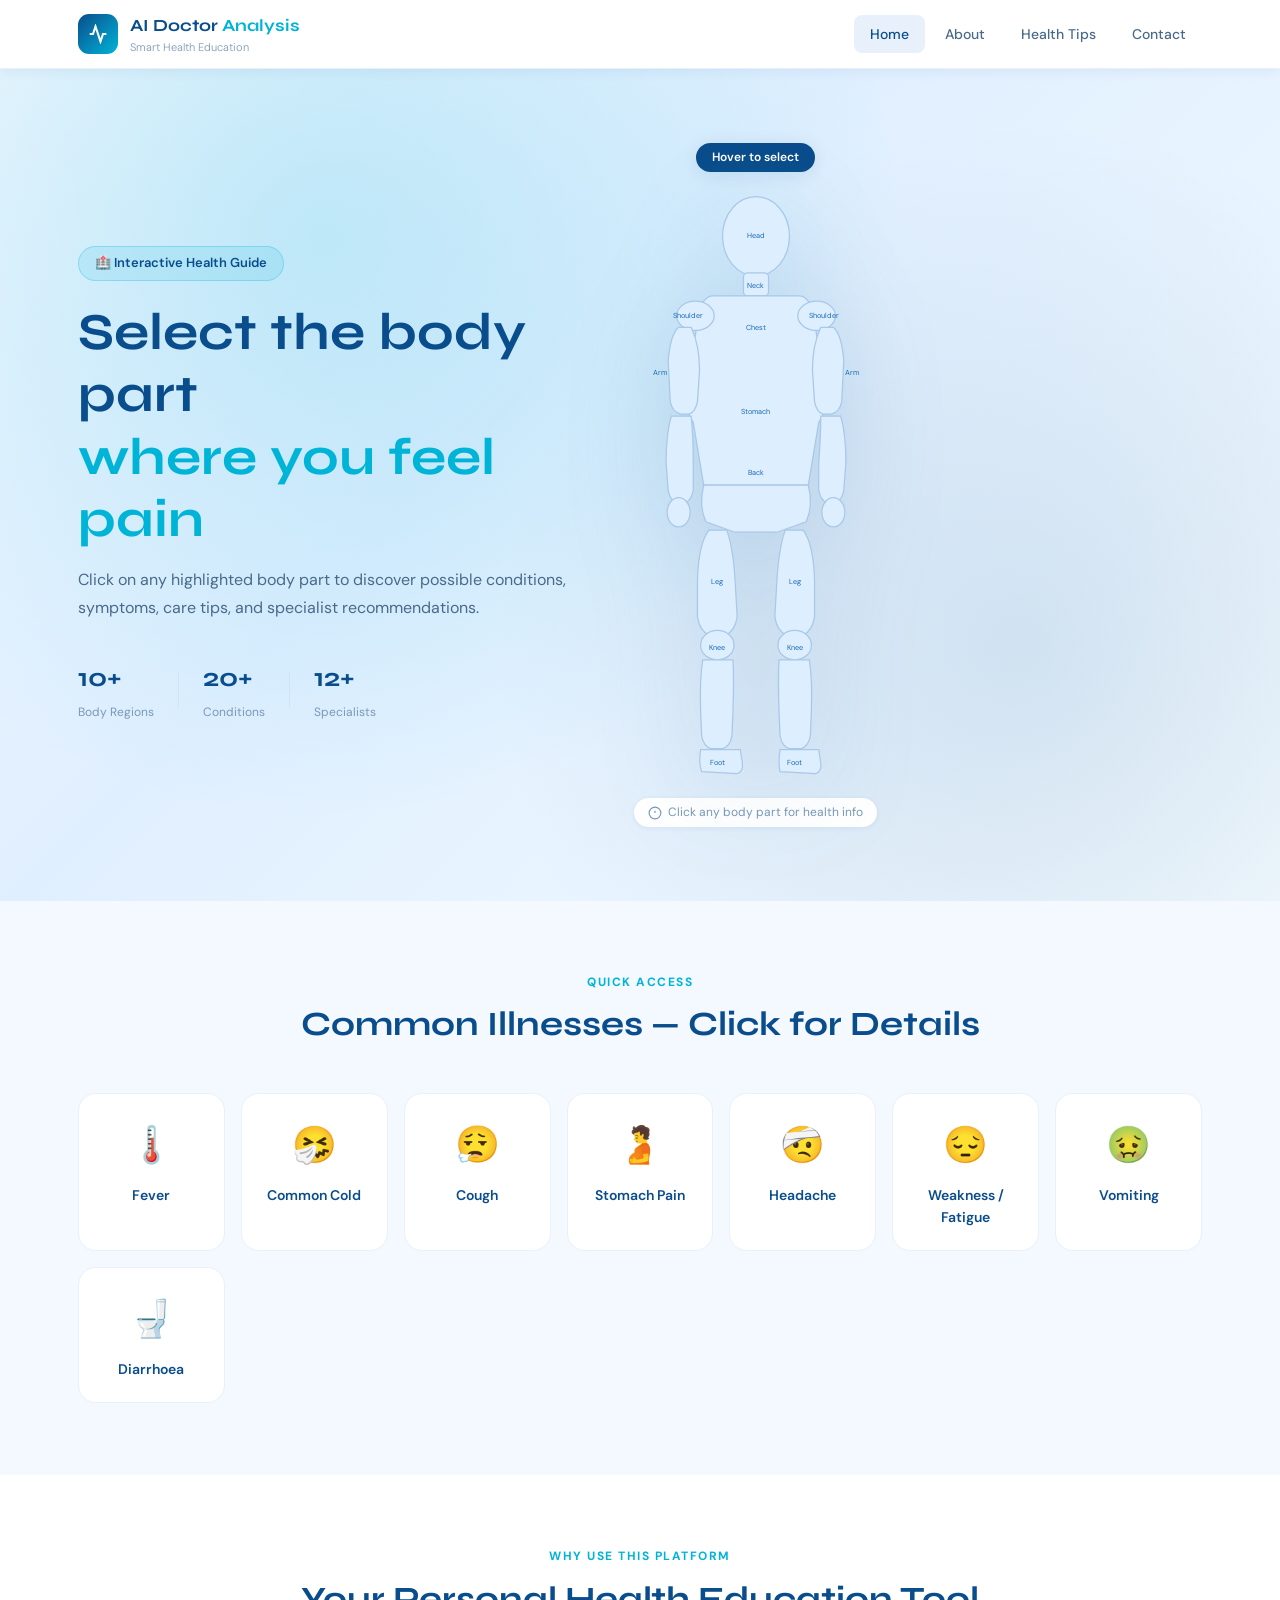
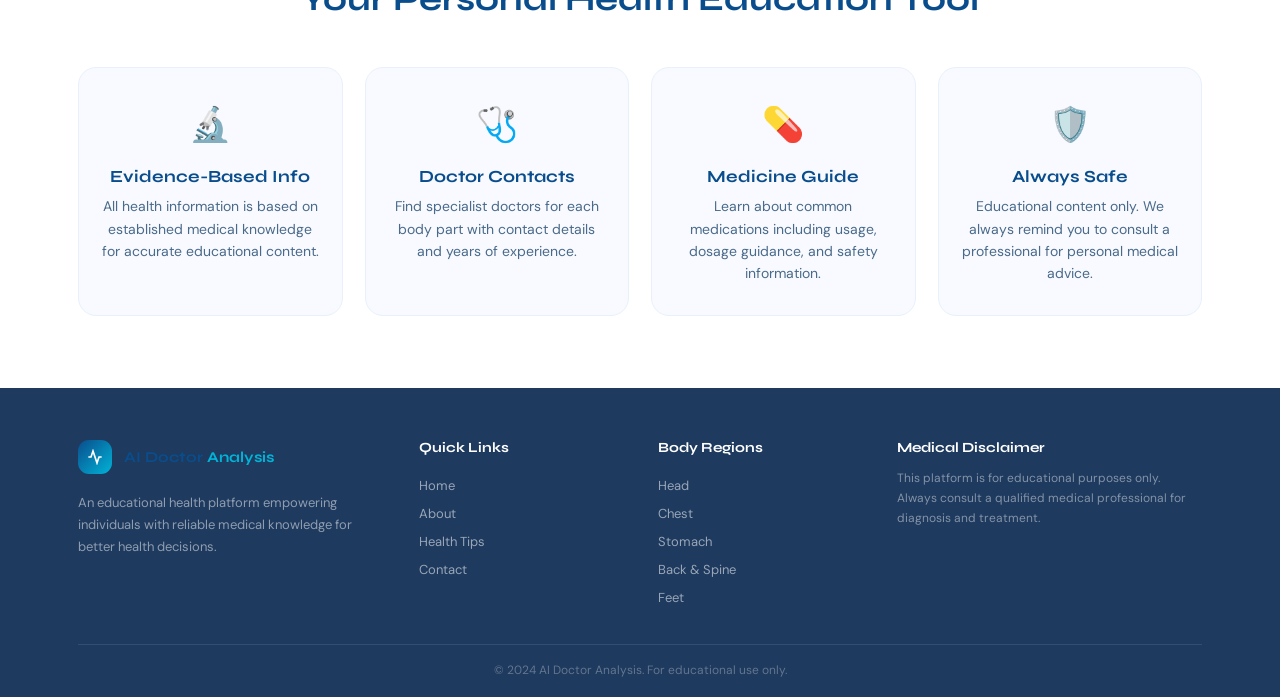
<file: index.html>
<!DOCTYPE html>
<html lang="en">
<head>
<meta charset="UTF-8"><meta name="viewport" content="width=device-width,initial-scale=1">
<title>AI Doctor Analysis — Smart Health Education</title>
<link rel="stylesheet" href="css/style.css">
</head>
<body>

<header>
  <div class="hdr">
    <a href="index.html" class="logo">
      <div class="logo-ic"><svg width="20" height="20" viewBox="0 0 24 24" fill="none" stroke="white" stroke-width="2.5"><path d="M22 12h-4l-3 9L9 3l-3 9H2"/></svg></div>
      <div><div class="logo-t">AI Doctor <span>Analysis</span></div><div class="logo-s">Smart Health Education</div></div>
    </a>
    <nav class="main-nav" id="main-nav">
      <a href="index.html" class="nav-link active">Home</a>
      <a href="about.html" class="nav-link">About</a>
      <a href="tips.html" class="nav-link">Health Tips</a>
      <a href="contact.html" class="nav-link">Contact</a>
    </nav>
    <button class="hamburger" onclick="toggleMenu()"><span></span><span></span><span></span></button>
  </div>
</header>

<!-- HERO -->
<section class="hero">
  <div class="hero-inner">
    <div class="hero-text">
      <div class="hero-badge">🏥 Interactive Health Guide</div>
      <h1>Select the body part<br><span>where you feel pain</span></h1>
      <p class="hero-sub">Click on any highlighted body part to discover possible conditions, symptoms, care tips, and specialist recommendations.</p>
      <div class="hero-stats">
        <div><span class="st-num">10+</span><span class="st-lbl">Body Regions</span></div>
        <div class="st-div"></div>
        <div><span class="st-num">20+</span><span class="st-lbl">Conditions</span></div>
        <div class="st-div"></div>
        <div><span class="st-num">12+</span><span class="st-lbl">Specialists</span></div>
      </div>
    </div>

    <div class="hero-body">
      <div class="body-lbl" id="hover-lbl">Hover to select</div>
      <svg class="body-svg" viewBox="0 0 220 580" xmlns="http://www.w3.org/2000/svg">
        <defs>
          <filter id="glow"><feGaussianBlur stdDeviation="3" result="b"/><feMerge><feMergeNode in="b"/><feMergeNode in="SourceGraphic"/></feMerge></filter>
        </defs>
        <!-- Base body fill -->
        <g class="body-base" fill="#ddeeff" stroke="#a8c8e8" stroke-width="1.2">
          <ellipse cx="110" cy="52" rx="32" ry="38"/>
          <rect x="98" y="87" width="24" height="22" rx="4"/>
          <path d="M68 109 Q62 109 56 120 L44 200 Q42 220 50 230 L60 290 L160 290 L170 230 Q178 220 176 200 L164 120 Q158 109 152 109 Z"/>
          <ellipse cx="52" cy="128" rx="18" ry="14"/>
          <ellipse cx="168" cy="128" rx="18" ry="14"/>
          <path d="M36 139 Q28 146 26 171 L28 210 Q30 220 38 222 L46 222 Q52 220 54 210 L56 180 Q56 156 48 139 Z"/>
          <path d="M184 139 Q192 146 194 171 L192 210 Q190 220 182 222 L174 222 Q168 220 166 210 L164 180 Q164 156 172 139 Z"/>
          <path d="M29 224 Q24 241 24 268 L26 295 Q28 305 34 307 L42 307 Q48 305 50 295 L50 268 Q50 243 48 224 Z"/>
          <path d="M172 224 Q172 243 170 268 L170 295 Q172 305 178 307 L186 307 Q192 305 194 295 L196 268 Q196 241 191 224 Z"/>
          <ellipse cx="36" cy="316" rx="11" ry="14"/>
          <ellipse cx="184" cy="316" rx="11" ry="14"/>
          <path d="M60 290 Q55 310 62 325 L90 335 L130 335 L158 325 Q165 310 160 290 Z"/>
          <path d="M65 333 Q55 346 54 381 L54 416 Q56 430 66 434 L80 434 Q90 430 92 416 L90 381 Q88 349 82 333 Z"/>
          <path d="M155 333 Q165 346 166 381 L166 416 Q164 430 154 434 L140 434 Q130 430 128 416 L130 381 Q132 349 138 333 Z"/>
          <ellipse cx="73" cy="443" rx="16" ry="14"/>
          <ellipse cx="147" cy="443" rx="16" ry="14"/>
          <path d="M59 457 Q56 476 57 505 L58 530 Q60 540 67 542 L78 542 Q85 540 87 530 L88 505 Q89 476 88 457 Z"/>
          <path d="M132 457 Q131 476 132 505 L133 530 Q135 540 142 542 L153 542 Q160 540 162 530 L163 505 Q164 476 161 457 Z"/>
          <path d="M57 543 Q55 556 58 564 L92 566 Q98 564 97 556 L95 543 Z"/>
          <path d="M133 543 Q131 556 133 564 L167 566 Q173 564 172 556 L170 543 Z"/>
        </g>

        <!-- CLICKABLE PARTS — each strictly maps to one bodyPart slug -->
        <ellipse class="bp" data-part="head" data-lbl="Head" cx="110" cy="52" rx="34" ry="40"/>
        <rect class="bp" data-part="neck" data-lbl="Neck" x="93" y="86" width="34" height="26" rx="5"/>
        <ellipse class="bp" data-part="shoulders" data-lbl="Left Shoulder" cx="52" cy="125" rx="23" ry="18"/>
        <ellipse class="bp" data-part="shoulders" data-lbl="Right Shoulder" cx="168" cy="125" rx="23" ry="18"/>
        <path class="bp" data-part="chest" data-lbl="Chest" d="M74 109 L146 109 L158 168 L62 168 Z"/>
        <path class="bp" data-part="stomach" data-lbl="Stomach" d="M62 170 L158 170 L162 260 L58 260 Z"/>
        <path class="bp" data-part="arms" data-lbl="Left Arm" d="M24 135 Q14 162 18 218 L54 218 L56 176 L44 135 Z"/>
        <path class="bp" data-part="arms" data-lbl="Right Arm" d="M166 135 L176 135 Q206 162 202 218 L166 218 L164 176 Z"/>
        <path class="bp" data-part="back" data-lbl="Back / Lower Back" d="M62 262 L58 292 L162 292 L158 262 Z"/>
        <ellipse class="bp" data-part="knees" data-lbl="Left Knee" cx="73" cy="443" rx="18" ry="16"/>
        <ellipse class="bp" data-part="knees" data-lbl="Right Knee" cx="147" cy="443" rx="18" ry="16"/>
        <path class="bp" data-part="legs" data-lbl="Left Leg" d="M54 333 L92 333 L92 428 L54 428 Z"/>
        <path class="bp" data-part="legs" data-lbl="Right Leg" d="M128 333 L166 333 L166 428 L128 428 Z"/>
        <path class="bp" data-part="legs" data-lbl="Left Lower Leg" d="M56 460 L90 460 L90 538 L56 538 Z"/>
        <path class="bp" data-part="legs" data-lbl="Right Lower Leg" d="M130 460 L164 460 L164 538 L130 538 Z"/>
        <path class="bp" data-part="feet" data-lbl="Left Foot" d="M53 541 L100 541 L100 568 L53 568 Z"/>
        <path class="bp" data-part="feet" data-lbl="Right Foot" d="M120 541 L172 541 L172 568 L120 568 Z"/>

        <!-- Labels -->
        <g font-family="DM Sans,sans-serif" font-size="7" fill="#1a6bb5" pointer-events="none" text-anchor="middle">
          <text x="110" y="54">Head</text><text x="110" y="101">Neck</text>
          <text x="45" y="130">Shoulder</text><text x="175" y="130">Shoulder</text>
          <text x="110" y="142">Chest</text><text x="110" y="222">Stomach</text>
          <text x="18" y="185">Arm</text><text x="202" y="185">Arm</text>
          <text x="110" y="280">Back</text>
          <text x="73" y="448">Knee</text><text x="147" y="448">Knee</text>
          <text x="73" y="385">Leg</text><text x="147" y="385">Leg</text>
          <text x="73" y="558">Foot</text><text x="147" y="558">Foot</text>
        </g>
      </svg>
      <div class="body-hint">
        <svg width="14" height="14" viewBox="0 0 24 24" fill="none" stroke="currentColor" stroke-width="2"><circle cx="12" cy="12" r="10"/><path d="M12 8v4m0 4h.01"/></svg>
        Click any body part for health info
      </div>
    </div>
  </div>
</section>

<!-- COMMON ILLNESSES -->
<section class="common-section">
  <div class="container">
    <div class="sec-lbl">Quick Access</div>
    <h2 class="sec-title">Common Illnesses — Click for Details</h2>
    <div class="common-grid" id="common-grid"></div>
  </div>
</section>

<!-- FEATURES -->
<section class="features">
  <div class="container">
    <div class="sec-lbl">Why Use This Platform</div>
    <h2 class="sec-title">Your Personal Health Education Tool</h2>
    <div class="feat-grid">
      <div class="feat-card"><div class="feat-icon">🔬</div><h3>Evidence-Based Info</h3><p>All health information is based on established medical knowledge for accurate educational content.</p></div>
      <div class="feat-card"><div class="feat-icon">🩺</div><h3>Doctor Contacts</h3><p>Find specialist doctors for each body part with contact details and years of experience.</p></div>
      <div class="feat-card"><div class="feat-icon">💊</div><h3>Medicine Guide</h3><p>Learn about common medications including usage, dosage guidance, and safety information.</p></div>
      <div class="feat-card"><div class="feat-icon">🛡️</div><h3>Always Safe</h3><p>Educational content only. We always remind you to consult a professional for personal medical advice.</p></div>
    </div>
  </div>
</section>

<!-- COMMON ILLNESS MODAL -->
<div class="modal-overlay" id="ci-modal">
  <div class="modal" style="max-width:640px">
    <div class="m-hdr">
      <h3 id="ci-modal-title">Illness Details</h3>
      <button class="m-close" onclick="closeModal('ci-modal')">✕</button>
    </div>
    <div class="m-body" id="ci-modal-body"></div>
  </div>
</div>

<div id="toast" class="toast"></div>

<footer>
  <div class="container">
    <div class="foot-grid">
      <div class="foot-brand">
        <a href="index.html" class="logo" style="margin-bottom:10px;display:inline-flex">
          <div class="logo-ic" style="width:34px;height:34px"><svg width="16" height="16" viewBox="0 0 24 24" fill="none" stroke="white" stroke-width="2.5"><path d="M22 12h-4l-3 9L9 3l-3 9H2"/></svg></div>
          <div><div class="logo-t" style="font-size:15px">AI Doctor <span>Analysis</span></div></div>
        </a>
        <p>An educational health platform empowering individuals with reliable medical knowledge for better health decisions.</p>
      </div>
      <div class="foot-links"><h4>Quick Links</h4><a href="index.html">Home</a><a href="about.html">About</a><a href="tips.html">Health Tips</a><a href="contact.html">Contact</a></div>
      <div class="foot-links"><h4>Body Regions</h4><a href="illness.html?part=head">Head</a><a href="illness.html?part=chest">Chest</a><a href="illness.html?part=stomach">Stomach</a><a href="illness.html?part=back">Back & Spine</a><a href="illness.html?part=feet">Feet</a></div>
      <div class="foot-disc"><h4>Medical Disclaimer</h4><p>This platform is for educational purposes only. Always consult a qualified medical professional for diagnosis and treatment.</p></div>
    </div>
    <div class="foot-btm">© 2024 AI Doctor Analysis. For educational use only.</div>
  </div>
</footer>

<script src="js/data.js"></script>
<script>
// Body part click
document.querySelectorAll('.bp').forEach(el => {
  el.addEventListener('mouseenter', () => {
    document.getElementById('hover-lbl').textContent = el.dataset.lbl;
    document.querySelectorAll(`[data-part="${el.dataset.part}"]`).forEach(p => p.style.fill = 'rgba(0,180,216,.3)');
  });
  el.addEventListener('mouseleave', () => {
    document.getElementById('hover-lbl').textContent = 'Hover to select';
    document.querySelectorAll(`[data-part="${el.dataset.part}"]`).forEach(p => p.style.fill = 'transparent');
  });
  el.addEventListener('click', () => {
    window.location.href = `illness.html?part=${el.dataset.part}`;
  });
});

// Build common illness grid
function buildCommonGrid() {
  const grid = document.getElementById('common-grid');
  grid.innerHTML = COMMON_ILLNESSES.map(ci => `
    <div class="ci-card" onclick="showCommonIllness('${ci.id}')">
      <div class="ci-icon">${ci.icon}</div>
      <div class="ci-name">${ci.name}</div>
    </div>`).join('');
}

function showCommonIllness(id) {
  const ci = COMMON_ILLNESSES.find(c => c.id === id);
  if (!ci) return;
  document.getElementById('ci-modal-title').textContent = ci.icon + ' ' + ci.name;
  document.getElementById('ci-modal-body').innerHTML = `
    <p style="color:var(--tx-l);line-height:1.75;margin-bottom:18px;font-size:15px">${esc(ci.description)}</p>
    <div class="list-title">🔍 Symptoms</div>
    <ul class="sym-list">${ci.symptoms.map(s=>`<li>${esc(s)}</li>`).join('')}</ul>
    <div class="list-title" style="margin-top:18px">💚 Care Tips</div>
    <ul class="care-list">${ci.careTips.map(c=>`<li>${esc(c)}</li>`).join('')}</ul>
    <div class="list-title" style="margin-top:18px">💊 Medicines</div>
    <div class="med-warn">⚠️ Educational only — always consult a doctor before taking any medication.</div>
    <div class="med-cards" style="margin-top:12px">
      ${ci.medicines.map(m=>`
        <div class="med-card">
          <div class="med-name">${esc(m.name)}</div>
          <span class="otc-badge ${m.otc?'otc-yes':'otc-no'}">${m.otc?'✓ Over-the-Counter':'⚕ Prescription Required'}</span>
          <div class="med-info">${esc(m.info)}</div>
        </div>`).join('')}
    </div>
    <div style="margin-top:16px;padding:12px 14px;background:#e8f4ff;border-radius:9px;font-size:13px;color:var(--pr-d);border-left:3px solid var(--pr)">
      <strong>⚕️ Note:</strong> This information is for educational purposes only. If symptoms are severe or persistent, please consult a qualified healthcare professional immediately.
    </div>`;
  openModal('ci-modal');
}

buildCommonGrid();
</script>
</body>
</html>
</file>
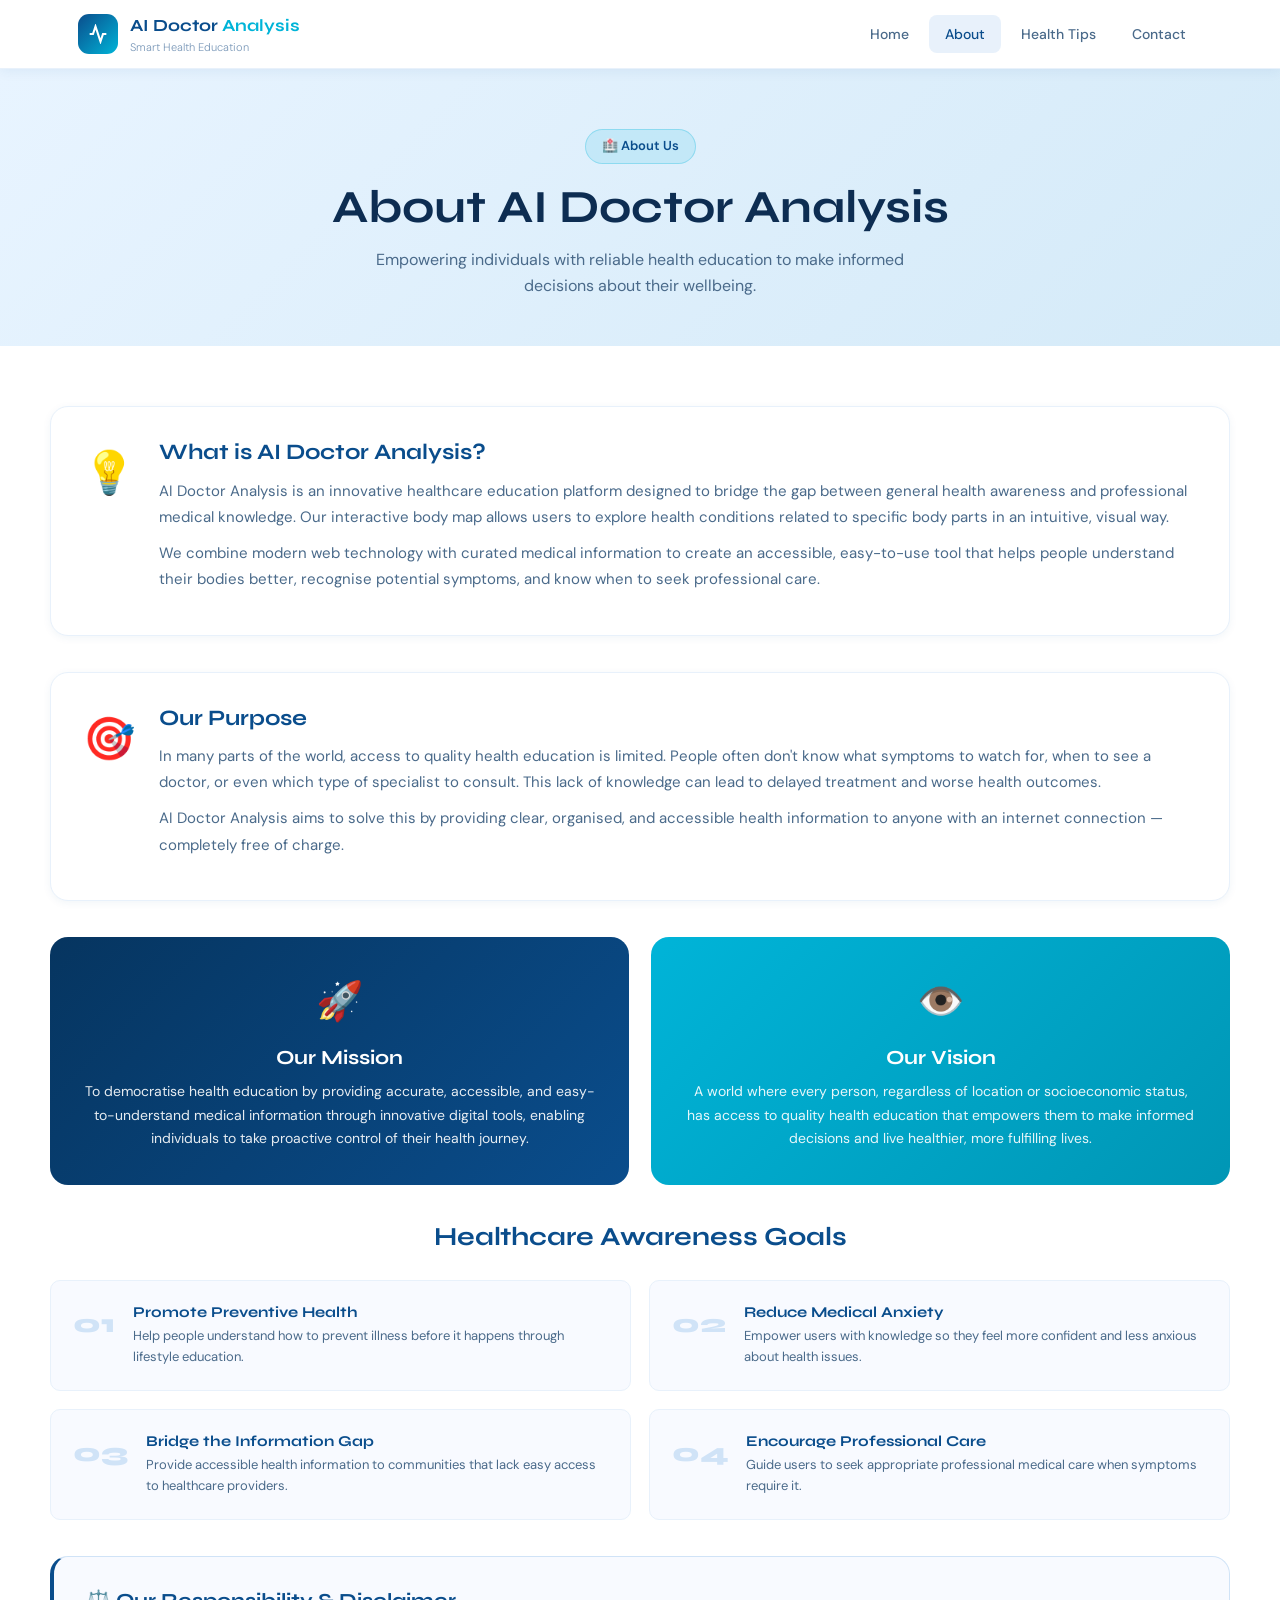
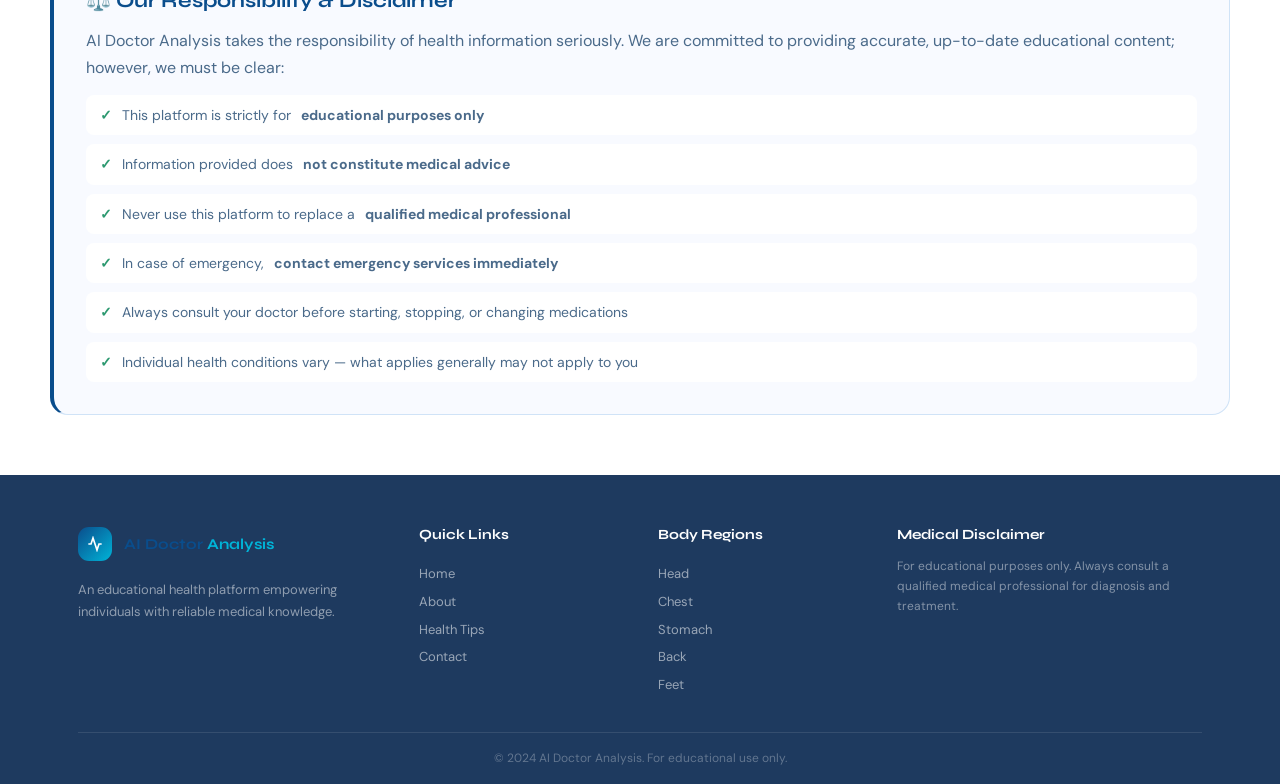
<file: about.html>
<!DOCTYPE html>
<html lang="en">
<head>
<meta charset="UTF-8"><meta name="viewport" content="width=device-width,initial-scale=1">
<title>About — AI Doctor Analysis</title>
<link rel="stylesheet" href="css/style.css">
</head>
<body>
<header>
  <div class="hdr">
    <a href="index.html" class="logo">
      <div class="logo-ic"><svg width="20" height="20" viewBox="0 0 24 24" fill="none" stroke="white" stroke-width="2.5"><path d="M22 12h-4l-3 9L9 3l-3 9H2"/></svg></div>
      <div><div class="logo-t">AI Doctor <span>Analysis</span></div><div class="logo-s">Smart Health Education</div></div>
    </a>
    <nav class="main-nav" id="main-nav">
      <a href="index.html" class="nav-link">Home</a>
      <a href="about.html" class="nav-link active">About</a>
      <a href="tips.html" class="nav-link">Health Tips</a>
      <a href="contact.html" class="nav-link">Contact</a>
    </nav>
    <button class="hamburger" onclick="toggleMenu()"><span></span><span></span><span></span></button>
  </div>
</header>

<div class="pg-hero about">
  <div class="container">
    <div class="badge">🏥 About Us</div>
    <h1>About AI Doctor Analysis</h1>
    <p>Empowering individuals with reliable health education to make informed decisions about their wellbeing.</p>
  </div>
</div>

<div class="container about-body">

  <div class="about-card reveal">
    <div class="about-ico">💡</div>
    <div>
      <h2>What is AI Doctor Analysis?</h2>
      <p>AI Doctor Analysis is an innovative healthcare education platform designed to bridge the gap between general health awareness and professional medical knowledge. Our interactive body map allows users to explore health conditions related to specific body parts in an intuitive, visual way.</p>
      <p>We combine modern web technology with curated medical information to create an accessible, easy-to-use tool that helps people understand their bodies better, recognise potential symptoms, and know when to seek professional care.</p>
    </div>
  </div>

  <div class="about-card reveal">
    <div class="about-ico">🎯</div>
    <div>
      <h2>Our Purpose</h2>
      <p>In many parts of the world, access to quality health education is limited. People often don't know what symptoms to watch for, when to see a doctor, or even which type of specialist to consult. This lack of knowledge can lead to delayed treatment and worse health outcomes.</p>
      <p>AI Doctor Analysis aims to solve this by providing clear, organised, and accessible health information to anyone with an internet connection — completely free of charge.</p>
    </div>
  </div>

  <div class="mv-grid reveal">
    <div class="mv-card mission">
      <div class="mv-ico">🚀</div>
      <h3>Our Mission</h3>
      <p>To democratise health education by providing accurate, accessible, and easy-to-understand medical information through innovative digital tools, enabling individuals to take proactive control of their health journey.</p>
    </div>
    <div class="mv-card vision">
      <div class="mv-ico">👁️</div>
      <h3>Our Vision</h3>
      <p>A world where every person, regardless of location or socioeconomic status, has access to quality health education that empowers them to make informed decisions and live healthier, more fulfilling lives.</p>
    </div>
  </div>

  <div class="reveal">
    <h2 style="font-size:26px;color:var(--pr);text-align:center;margin-bottom:28px">Healthcare Awareness Goals</h2>
    <div class="goals-grid">
      <div class="goal-item"><div class="goal-num">01</div><div><h4>Promote Preventive Health</h4><p>Help people understand how to prevent illness before it happens through lifestyle education.</p></div></div>
      <div class="goal-item"><div class="goal-num">02</div><div><h4>Reduce Medical Anxiety</h4><p>Empower users with knowledge so they feel more confident and less anxious about health issues.</p></div></div>
      <div class="goal-item"><div class="goal-num">03</div><div><h4>Bridge the Information Gap</h4><p>Provide accessible health information to communities that lack easy access to healthcare providers.</p></div></div>
      <div class="goal-item"><div class="goal-num">04</div><div><h4>Encourage Professional Care</h4><p>Guide users to seek appropriate professional medical care when symptoms require it.</p></div></div>
    </div>
  </div>

  <div class="resp-card reveal">
    <h3>⚖️ Our Responsibility &amp; Disclaimer</h3>
    <p>AI Doctor Analysis takes the responsibility of health information seriously. We are committed to providing accurate, up-to-date educational content; however, we must be clear:</p>
    <ul>
      <li>This platform is strictly for <strong>educational purposes only</strong></li>
      <li>Information provided does <strong>not constitute medical advice</strong></li>
      <li>Never use this platform to replace a <strong>qualified medical professional</strong></li>
      <li>In case of emergency, <strong>contact emergency services immediately</strong></li>
      <li>Always consult your doctor before starting, stopping, or changing medications</li>
      <li>Individual health conditions vary — what applies generally may not apply to you</li>
    </ul>
  </div>

</div>

<footer>
  <div class="container">
    <div class="foot-grid">
      <div class="foot-brand">
        <a href="index.html" class="logo" style="margin-bottom:10px;display:inline-flex">
          <div class="logo-ic" style="width:34px;height:34px"><svg width="16" height="16" viewBox="0 0 24 24" fill="none" stroke="white" stroke-width="2.5"><path d="M22 12h-4l-3 9L9 3l-3 9H2"/></svg></div>
          <div><div class="logo-t" style="font-size:15px">AI Doctor <span>Analysis</span></div></div>
        </a>
        <p>An educational health platform empowering individuals with reliable medical knowledge.</p>
      </div>
      <div class="foot-links"><h4>Quick Links</h4><a href="index.html">Home</a><a href="about.html">About</a><a href="tips.html">Health Tips</a><a href="contact.html">Contact</a></div>
      <div class="foot-links"><h4>Body Regions</h4><a href="illness.html?part=head">Head</a><a href="illness.html?part=chest">Chest</a><a href="illness.html?part=stomach">Stomach</a><a href="illness.html?part=back">Back</a><a href="illness.html?part=feet">Feet</a></div>
      <div class="foot-disc"><h4>Medical Disclaimer</h4><p>For educational purposes only. Always consult a qualified medical professional for diagnosis and treatment.</p></div>
    </div>
    <div class="foot-btm">© 2024 AI Doctor Analysis. For educational use only.</div>
  </div>
</footer>

<div id="toast" class="toast"></div>
<script src="js/data.js"></script>
<script>document.addEventListener('DOMContentLoaded', initReveal);</script>
</body>
</html>
</file>
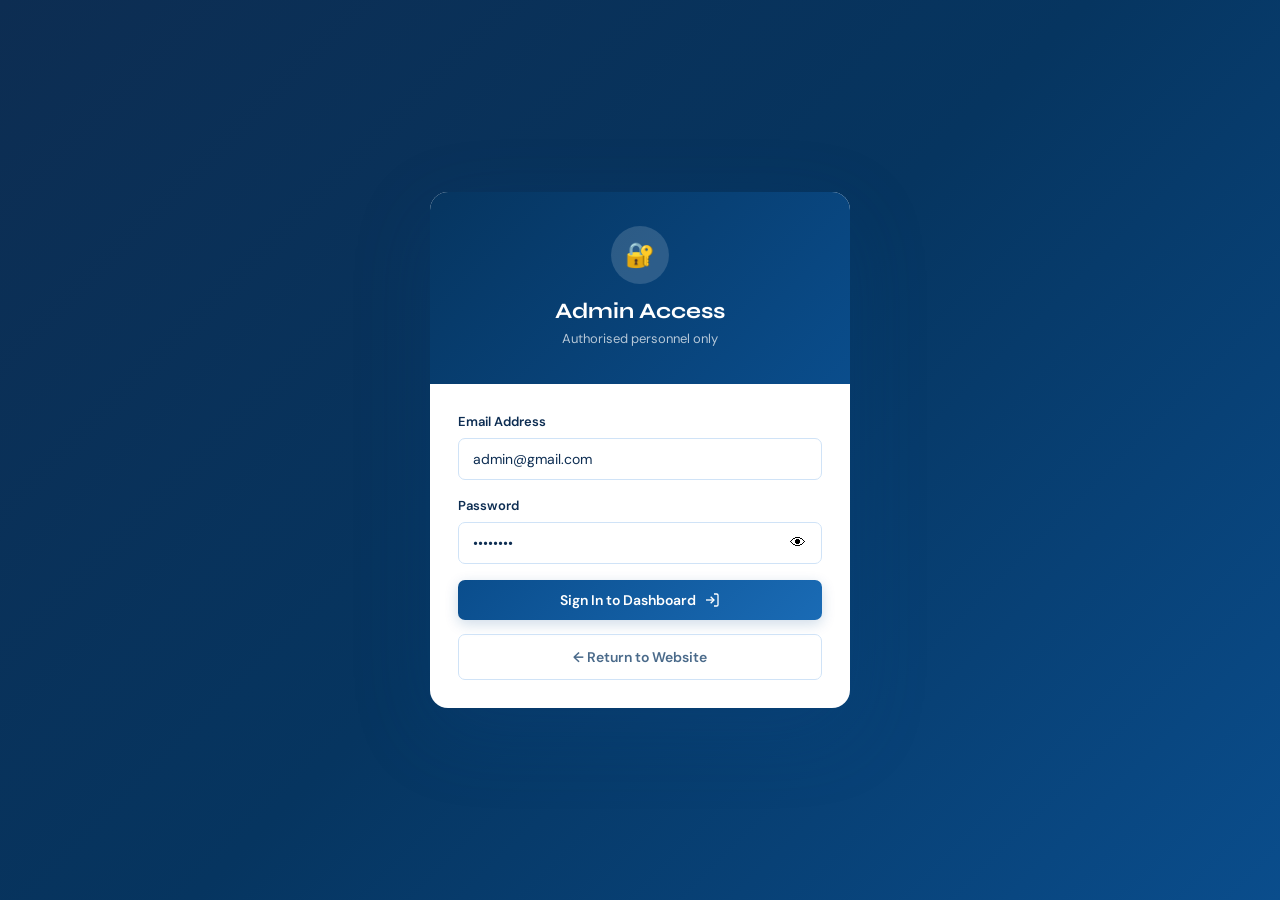
<file: admin-login.html>
<!DOCTYPE html>
<html lang="en">
<head>
<meta charset="UTF-8"><meta name="viewport" content="width=device-width,initial-scale=1">
<title>Admin Login — AI Doctor Analysis</title>
<link rel="stylesheet" href="css/style.css">
</head>
<body style="background:linear-gradient(135deg,#0d2d52,#063560,#0a4d8c);min-height:100vh;display:flex;align-items:center;justify-content:center;padding:24px">

<div class="admin-login-card">
  <div class="alc-hdr">
    <div class="alc-ico">🔐</div>
    <h2>Admin Access</h2>
    <p>Authorised personnel only</p>
  </div>
  <div class="alc-body">
    <div id="login-err" class="err-msg" style="display:none"></div>
    <form onsubmit="doLogin(event)">
      <div class="fg">
        <label>Email Address</label>
        <input type="email" id="l-email" placeholder="admin@gmail.com" value="admin@gmail.com" required>
      </div>
      <div class="fg">
        <label>Password</label>
        <div class="pw-field">
          <input type="password" id="l-pass" placeholder="••••••••" value="admin123" required>
          <button type="button" class="eye-btn" onclick="togglePw(this)">👁</button>
        </div>
      </div>
      <button type="submit" class="btn btn-pr btn-full" style="margin-bottom:10px">
        Sign In to Dashboard
        <svg width="16" height="16" viewBox="0 0 24 24" fill="none" stroke="currentColor" stroke-width="2"><path d="M15 3h4a2 2 0 0 1 2 2v14a2 2 0 0 1-2 2h-4"/><polyline points="10 17 15 12 10 7"/><line x1="15" y1="12" x2="3" y2="12"/></svg>
      </button>
      <a href="index.html" class="btn btn-gh btn-full" style="margin-top:4px;text-align:center">← Return to Website</a>
    </form>
  </div>
</div>

<div id="toast" class="toast"></div>
<script src="js/data.js"></script>
<script>
// Already logged in? Redirect
if (isAdminLoggedIn()) window.location.href = 'admin.html';

function doLogin(e) {
  e.preventDefault();
  const email = document.getElementById('l-email').value.trim();
  const pass  = document.getElementById('l-pass').value;
  const err   = document.getElementById('login-err');

  if (adminLogin(email, pass)) {
    showToast('Login successful! Redirecting...', 'success');
    setTimeout(() => { window.location.href = 'admin.html'; }, 700);
  } else {
    err.textContent = 'Invalid email or password. Please try again.';
    err.style.display = 'block';
  }
}

function togglePw(btn) {
  const inp = btn.previousElementSibling;
  inp.type = inp.type === 'password' ? 'text' : 'password';
  btn.textContent = inp.type === 'password' ? '👁' : '🙈';
}
</script>
</body>
</html>
</file>
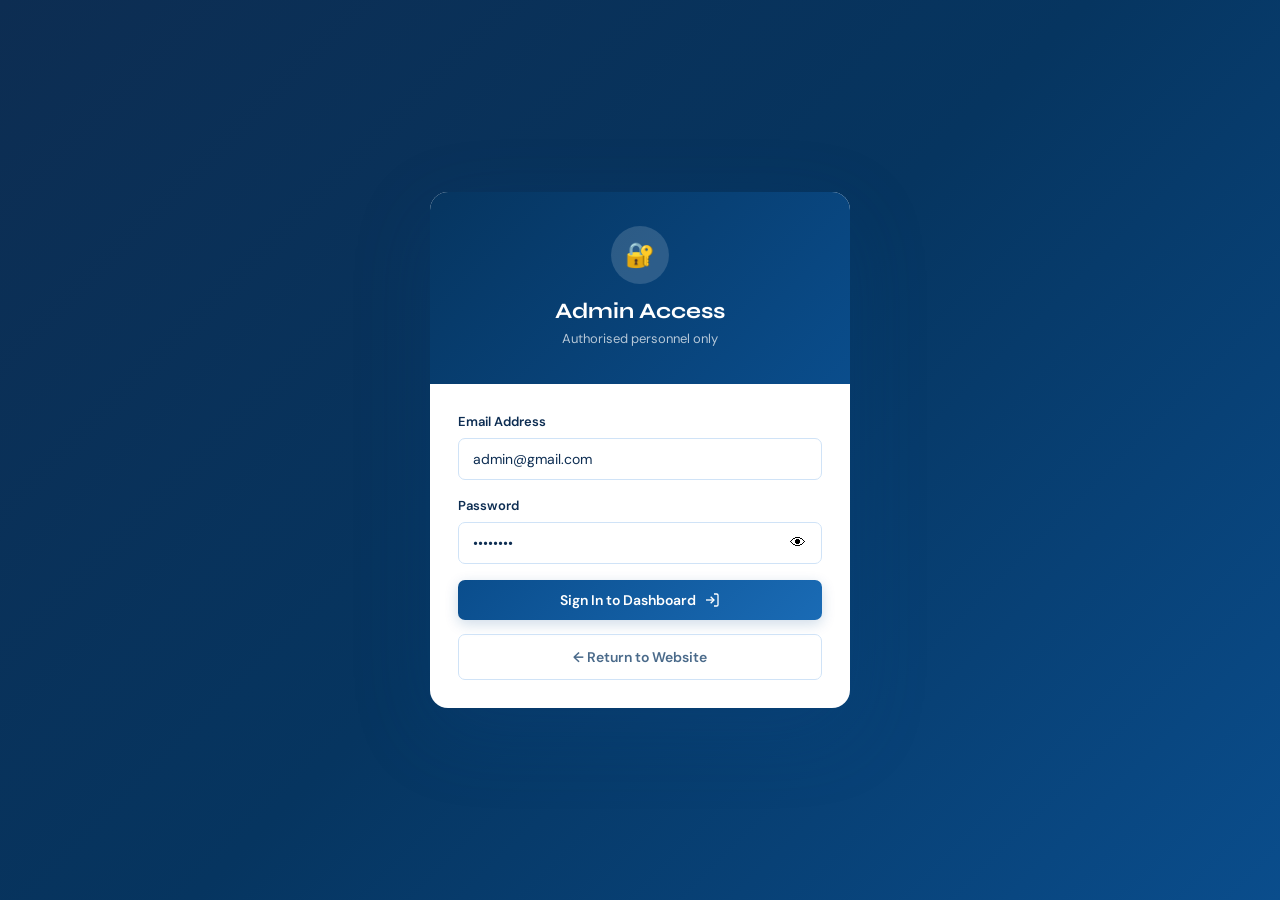
<file: admin.html>
<!DOCTYPE html>
<html lang="en">
<head>
<meta charset="UTF-8"><meta name="viewport" content="width=device-width,initial-scale=1">
<title>Admin Dashboard — AI Doctor Analysis</title>
<link rel="stylesheet" href="css/style.css">
</head>
<body>

<div class="admin-wrap">
  <!-- SIDEBAR -->
  <aside class="sidebar">
    <div class="sb-hdr">
      <div class="sb-logo">⚕️</div>
      <div><div class="sb-title">AI Doctor</div><div class="sb-sub">Admin Panel</div></div>
    </div>
    <nav class="sb-nav">
      <button class="sb-link active" onclick="goTab('dashboard')" id="tab-dashboard">📊 Dashboard</button>
      <button class="sb-link" onclick="goTab('illnesses')" id="tab-illnesses">🦠 Illnesses</button>
      <button class="sb-link" onclick="goTab('doctors')" id="tab-doctors">👨‍⚕️ Doctors</button>
      <button class="sb-link" onclick="goTab('messages')" id="tab-messages">💬 Messages <span class="sb-badge" id="msg-badge" style="display:none">0</span></button>
    </nav>
    <div class="sb-foot">
      <div class="sb-user" id="sb-user">Admin Panel</div>
      <button class="btn-logout" onclick="doLogout()">
        <svg width="14" height="14" viewBox="0 0 24 24" fill="none" stroke="currentColor" stroke-width="2"><path d="M9 21H5a2 2 0 0 1-2-2V5a2 2 0 0 1 2-2h4"/><polyline points="16 17 21 12 16 7"/><line x1="21" y1="12" x2="9" y2="12"/></svg>
        Logout
      </button>
    </div>
  </aside>

  <!-- MAIN -->
  <main class="admin-main">
    <div class="adm-topbar">
      <h2 id="topbar-title">Dashboard Overview</h2>
      <div style="display:flex;align-items:center;gap:12px">
        <span id="topbar-date" style="font-size:13px;color:var(--tx-m)"></span>
        <button class="btn-vs" onclick="window.location.href='index.html'">← View Website</button>
      </div>
    </div>

    <!-- DASHBOARD TAB -->
    <div class="adm-tab active" id="atab-dashboard">
      <div class="stats-grid">
        <div class="stat-card blue"><div class="stat-ico">🦠</div><div class="stat-num" id="s-ill">0</div><div class="stat-lbl">Active Illnesses</div></div>
        <div class="stat-card green"><div class="stat-ico">👨‍⚕️</div><div class="stat-num" id="s-doc">0</div><div class="stat-lbl">Registered Doctors</div></div>
        <div class="stat-card purple"><div class="stat-ico">💬</div><div class="stat-num" id="s-msg">0</div><div class="stat-lbl">Total Messages</div></div>
        <div class="stat-card orange"><div class="stat-ico">🏥</div><div class="stat-num">10</div><div class="stat-lbl">Body Regions</div></div>
      </div>
      <div class="welcome-card">
        <div class="welcome-ico">👋</div>
        <div>
          <h3>Welcome to Admin Dashboard</h3>
          <p>Add or remove illness information and doctor details. Changes are <strong>instantly visible to users</strong> when they click body parts on the website. Use the sidebar to navigate between Illnesses and Doctors management.</p>
          <p style="margin-top:10px;font-size:13px;color:var(--tx-m)">💡 <strong>Tip:</strong> When you add an illness for "Feet", users who click the Feet region will see it immediately.</p>
        </div>
      </div>
      <div style="display:grid;grid-template-columns:repeat(auto-fill,minmax(180px,1fr));gap:14px;margin-top:22px">
        <div onclick="goTab('illnesses')" style="background:#fff;border:1.5px solid var(--g100);border-radius:var(--r);padding:22px;text-align:center;cursor:pointer;transition:all .2s" onmouseover="this.style.boxShadow='var(--sh-lg)'" onmouseout="this.style.boxShadow='none'">
          <div style="font-size:30px;margin-bottom:8px">🦠</div><div style="font-weight:600;color:var(--pr);font-size:14px">Manage Illnesses</div>
        </div>
        <div onclick="goTab('doctors')" style="background:#fff;border:1.5px solid var(--g100);border-radius:var(--r);padding:22px;text-align:center;cursor:pointer;transition:all .2s" onmouseover="this.style.boxShadow='var(--sh-lg)'" onmouseout="this.style.boxShadow='none'">
          <div style="font-size:30px;margin-bottom:8px">👨‍⚕️</div><div style="font-weight:600;color:var(--pr);font-size:14px">Manage Doctors</div>
        </div>
        <div onclick="goTab('messages')" style="background:#fff;border:1.5px solid var(--g100);border-radius:var(--r);padding:22px;text-align:center;cursor:pointer;transition:all .2s" onmouseover="this.style.boxShadow='var(--sh-lg)'" onmouseout="this.style.boxShadow='none'">
          <div style="font-size:30px;margin-bottom:8px">💬</div><div style="font-weight:600;color:var(--pr);font-size:14px">View Messages</div>
        </div>
        <a href="illness.html?part=head" target="_blank" style="background:#fff;border:1.5px solid var(--g100);border-radius:var(--r);padding:22px;text-align:center;cursor:pointer;transition:all .2s;text-decoration:none" onmouseover="this.style.boxShadow='var(--sh-lg)'" onmouseout="this.style.boxShadow='none'">
          <div style="font-size:30px;margin-bottom:8px">👁️</div><div style="font-weight:600;color:var(--pr);font-size:14px">Preview Site</div>
        </a>
      </div>
    </div>

    <!-- ILLNESSES TAB -->
    <div class="adm-tab" id="atab-illnesses">
      <div class="sec-hdr">
        <h3>Manage Illnesses</h3>
        <button class="btn btn-pr btn-sm" onclick="openModal('ill-modal')">+ Add Illness</button>
      </div>
      <div class="tbl-wrap" id="ill-tbl"></div>
    </div>

    <!-- DOCTORS TAB -->
    <div class="adm-tab" id="atab-doctors">
      <div class="sec-hdr">
        <h3>Manage Doctors</h3>
        <button class="btn btn-pr btn-sm" onclick="openModal('doc-modal')">+ Add Doctor</button>
      </div>
      <div class="tbl-wrap" id="doc-tbl"></div>
    </div>

    <!-- MESSAGES TAB -->
    <div class="adm-tab" id="atab-messages">
      <div class="sec-hdr"><h3>Contact Messages</h3></div>
      <div class="tbl-wrap" id="msg-tbl"></div>
    </div>
  </main>
</div>

<!-- ADD ILLNESS MODAL -->
<div class="modal-overlay" id="ill-modal">
  <div class="modal">
    <div class="m-hdr"><h3 id="ill-modal-title">Add New Illness</h3><button class="m-close" onclick="closeModal('ill-modal')">✕</button></div>
    <form onsubmit="saveIllness(event)">
      <div class="m-body">
        <div class="fg">
          <label>Body Part *</label>
          <select id="ill-part" required>
            <option value="">Select body part...</option>
            <option value="head">Head</option>
            <option value="neck">Neck</option>
            <option value="shoulders">Shoulders</option>
            <option value="chest">Chest</option>
            <option value="stomach">Stomach</option>
            <option value="arms">Arms</option>
            <option value="back">Back</option>
            <option value="knees">Knees</option>
            <option value="legs">Legs</option>
            <option value="feet">Feet</option>
          </select>
        </div>
        <div class="fg"><label>Illness Name *</label><input type="text" id="ill-name" placeholder="e.g. Migraine" required></div>
        <div class="fg"><label>Description *</label><textarea id="ill-desc" rows="3" placeholder="Describe the illness in detail..." required></textarea></div>
        <div class="fg">
          <label>Symptoms (one per line) *</label>
          <textarea id="ill-symptoms" rows="4" placeholder="Throbbing pain on one side&#10;Nausea and vomiting&#10;Sensitivity to light&#10;Dizziness" required></textarea>
        </div>
        <div class="fg">
          <label>Care Tips (one per line) *</label>
          <textarea id="ill-care" rows="4" placeholder="Rest in a dark quiet room&#10;Stay well hydrated&#10;Apply cold compress" required></textarea>
        </div>
        <div class="frow">
          <div class="fg">
            <label>Severity</label>
            <select id="ill-sev">
              <option value="mild">Mild</option>
              <option value="moderate" selected>Moderate</option>
              <option value="severe">Severe</option>
            </select>
          </div>
          <div class="fg">
            <label>Medicine Name</label>
            <input type="text" id="ill-med-name" placeholder="e.g. Ibuprofen">
          </div>
        </div>
        <div class="fg"><label>Medicine Info / Dosage</label><input type="text" id="ill-med-info" placeholder="400mg with food every 6-8 hours"></div>
        <div class="fg">
          <label>Medicine Type</label>
          <select id="ill-med-otc">
            <option value="true">Over-the-Counter (OTC)</option>
            <option value="false">Prescription Required</option>
          </select>
        </div>
        <input type="hidden" id="ill-edit-id" value="">
      </div>
      <div class="m-foot">
        <button type="button" class="btn btn-gh btn-sm" onclick="closeModal('ill-modal')">Cancel</button>
        <button type="submit" class="btn btn-pr btn-sm" id="ill-save-btn">Save Illness</button>
      </div>
    </form>
  </div>
</div>

<!-- ADD DOCTOR MODAL -->
<div class="modal-overlay" id="doc-modal">
  <div class="modal">
    <div class="m-hdr"><h3 id="doc-modal-title">Add New Doctor</h3><button class="m-close" onclick="closeModal('doc-modal')">✕</button></div>
    <form onsubmit="saveDoctor(event)">
      <div class="m-body">
        <div class="fg">
          <label>Body Part (Specialises In) *</label>
          <select id="doc-part" required>
            <option value="">Select body part...</option>
            <option value="head">Head</option>
            <option value="neck">Neck</option>
            <option value="shoulders">Shoulders</option>
            <option value="chest">Chest</option>
            <option value="stomach">Stomach</option>
            <option value="arms">Arms</option>
            <option value="back">Back</option>
            <option value="knees">Knees</option>
            <option value="legs">Legs</option>
            <option value="feet">Feet</option>
          </select>
        </div>
        <div class="frow">
          <div class="fg"><label>Doctor Name *</label><input type="text" id="doc-name" placeholder="Dr. John Smith" required></div>
          <div class="fg"><label>Specialization *</label><input type="text" id="doc-spec" placeholder="Neurologist" required></div>
        </div>
        <div class="fg"><label>Hospital / Clinic</label><input type="text" id="doc-hosp" placeholder="City Medical Center"></div>
        <div class="frow">
          <div class="fg"><label>Phone Number</label><input type="text" id="doc-phone" placeholder="+1-555-0000"></div>
          <div class="fg"><label>Email Address</label><input type="email" id="doc-email" placeholder="doctor@hospital.com"></div>
        </div>
        <div class="fg"><label>Years of Experience</label><input type="number" id="doc-exp" placeholder="10" min="0" max="60"></div>
        <input type="hidden" id="doc-edit-id" value="">
      </div>
      <div class="m-foot">
        <button type="button" class="btn btn-gh btn-sm" onclick="closeModal('doc-modal')">Cancel</button>
        <button type="submit" class="btn btn-pr btn-sm">Save Doctor</button>
      </div>
    </form>
  </div>
</div>

<div id="toast" class="toast"></div>
<script src="js/data.js"></script>
<script>
// Auth guard
if (!isAdminLoggedIn()) window.location.href = 'admin-login.html';

const PART_LABELS = {
  head:'Head', neck:'Neck', shoulders:'Shoulders', chest:'Chest',
  stomach:'Stomach', arms:'Arms', back:'Back', knees:'Knees', legs:'Legs', feet:'Feet'
};

document.getElementById('topbar-date').textContent = new Date().toLocaleDateString('en-US',{weekday:'short',year:'numeric',month:'short',day:'numeric'});

function doLogout() {
  adminLogout();
  window.location.href = 'index.html';
}

// ── TAB NAVIGATION ──
function goTab(name) {
  document.querySelectorAll('.adm-tab').forEach(t => t.classList.remove('active'));
  document.querySelectorAll('.sb-link').forEach(l => l.classList.remove('active'));
  document.getElementById('atab-' + name).classList.add('active');
  document.getElementById('tab-' + name).classList.add('active');
  const titles = {dashboard:'Dashboard Overview', illnesses:'Manage Illnesses', doctors:'Manage Doctors', messages:'Contact Messages'};
  document.getElementById('topbar-title').textContent = titles[name] || 'Admin';
  if (name === 'illnesses') renderIllnesses();
  if (name === 'doctors')   renderDoctors();
  if (name === 'messages')  renderMessages();
  if (name === 'dashboard') updateStats();
}

function updateStats() {
  document.getElementById('s-ill').textContent = getIllnesses().length;
  document.getElementById('s-doc').textContent = getDoctors().length;
  const msgs = getData('messages', []);
  document.getElementById('s-msg').textContent = msgs.length;
  const unread = msgs.filter(m => !m.read).length;
  const badge = document.getElementById('msg-badge');
  badge.textContent = unread;
  badge.style.display = unread > 0 ? '' : 'none';
}
updateStats();

// ── ILLNESSES ──
function renderIllnesses() {
  const ill = getIllnesses();
  const el = document.getElementById('ill-tbl');
  if (!ill.length) {
    el.innerHTML = '<div class="empty-st"><div class="ei">🦠</div><p>No illnesses yet. Click "+ Add Illness" to begin.</p></div>';
    return;
  }
  el.innerHTML = `<table class="adm-tbl">
    <thead><tr><th>#</th><th>Body Part</th><th>Illness Name</th><th>Severity</th><th>Medicines</th><th>Actions</th></tr></thead>
    <tbody>${ill.map((i,idx) => `<tr>
      <td style="color:var(--tx-m)">${idx+1}</td>
      <td><span style="background:var(--g100);padding:2px 10px;border-radius:12px;font-size:12px;font-weight:600">${PART_LABELS[i.bodyPart]||i.bodyPart}</span></td>
      <td><strong>${esc(i.name)}</strong><div style="font-size:12px;color:var(--tx-m);margin-top:2px">${esc((i.description||'').substring(0,60))}...</div></td>
      <td><span class="sev ${i.severity||'mild'}">${i.severity||'mild'}</span></td>
      <td style="font-size:12px;color:var(--tx-m)">${(i.medicines||[]).map(m=>m.name).join(', ')||'—'}</td>
      <td style="display:flex;gap:6px;flex-wrap:wrap">
        <button class="btn btn-sm" style="background:var(--g100);border:none;color:var(--pr);padding:5px 10px;border-radius:5px;font-size:12px" onclick="editIllness(${i.id})">✏️ Edit</button>
        <button class="btn btn-red btn-sm" onclick="deleteIllness(${i.id})">🗑 Delete</button>
        <a href="illness.html?part=${i.bodyPart}" target="_blank" class="btn btn-sm" style="background:#e8f4ff;border:none;color:var(--pr);padding:5px 10px;border-radius:5px;font-size:12px;text-decoration:none">👁 View</a>
      </td>
    </tr>`).join('')}</tbody>
  </table>`;
}

function saveIllness(e) {
  e.preventDefault();
  const editId = document.getElementById('ill-edit-id').value;
  const symptoms = document.getElementById('ill-symptoms').value.trim().split('\n').map(s=>s.trim()).filter(Boolean);
  const careTips = document.getElementById('ill-care').value.trim().split('\n').map(s=>s.trim()).filter(Boolean);
  const medName  = document.getElementById('ill-med-name').value.trim();
  const medicines = medName ? [{
    name: medName,
    info: document.getElementById('ill-med-info').value.trim(),
    otc:  document.getElementById('ill-med-otc').value === 'true'
  }] : [];

  const illnesses = getIllnesses();

  if (editId) {
    // Update existing
    const idx = illnesses.findIndex(x => String(x.id) === String(editId));
    if (idx > -1) {
      illnesses[idx] = { ...illnesses[idx],
        bodyPart: document.getElementById('ill-part').value,
        name:     document.getElementById('ill-name').value.trim(),
        description: document.getElementById('ill-desc').value.trim(),
        symptoms, careTips, severity: document.getElementById('ill-sev').value,
        medicines
      };
      saveIllnesses(illnesses);
      showToast('Illness updated successfully!', 'success');
    }
  } else {
    // New
    illnesses.push({
      id: nextId(illnesses),
      bodyPart:    document.getElementById('ill-part').value,
      name:        document.getElementById('ill-name').value.trim(),
      description: document.getElementById('ill-desc').value.trim(),
      symptoms, careTips,
      severity: document.getElementById('ill-sev').value,
      medicines
    });
    saveIllnesses(illnesses);
    showToast('Illness added! Users will now see it when they click that body part.', 'success');
  }

  closeModal('ill-modal');
  resetIllForm();
  renderIllnesses();
  updateStats();
}

function editIllness(id) {
  const ill = getIllnesses().find(x => x.id === id);
  if (!ill) return;
  document.getElementById('ill-modal-title').textContent = 'Edit Illness';
  document.getElementById('ill-edit-id').value = id;
  document.getElementById('ill-part').value     = ill.bodyPart;
  document.getElementById('ill-name').value     = ill.name;
  document.getElementById('ill-desc').value     = ill.description;
  document.getElementById('ill-symptoms').value = (ill.symptoms||[]).join('\n');
  document.getElementById('ill-care').value     = (ill.careTips||[]).join('\n');
  document.getElementById('ill-sev').value      = ill.severity||'moderate';
  const firstMed = (ill.medicines||[])[0];
  document.getElementById('ill-med-name').value = firstMed ? firstMed.name : '';
  document.getElementById('ill-med-info').value = firstMed ? firstMed.info : '';
  document.getElementById('ill-med-otc').value  = firstMed ? String(firstMed.otc) : 'true';
  openModal('ill-modal');
}

function deleteIllness(id) {
  if (!confirm('Delete this illness? It will no longer appear for users.')) return;
  saveIllnesses(getIllnesses().filter(x => x.id !== id));
  renderIllnesses();
  updateStats();
  showToast('Illness deleted.', 'success');
}

function resetIllForm() {
  document.getElementById('ill-modal-title').textContent = 'Add New Illness';
  document.getElementById('ill-edit-id').value = '';
  ['ill-part','ill-name','ill-desc','ill-symptoms','ill-care','ill-med-name','ill-med-info'].forEach(id => document.getElementById(id).value = '');
  document.getElementById('ill-sev').value = 'moderate';
  document.getElementById('ill-med-otc').value = 'true';
}

// ── DOCTORS ──
function renderDoctors() {
  const docs = getDoctors();
  const el = document.getElementById('doc-tbl');
  if (!docs.length) {
    el.innerHTML = '<div class="empty-st"><div class="ei">👨‍⚕️</div><p>No doctors yet. Click "+ Add Doctor" to begin.</p></div>';
    return;
  }
  el.innerHTML = `<table class="adm-tbl">
    <thead><tr><th>#</th><th>Name</th><th>Specialization</th><th>Body Part</th><th>Hospital</th><th>Contact</th><th>Actions</th></tr></thead>
    <tbody>${docs.map((d,idx)=>`<tr>
      <td style="color:var(--tx-m)">${idx+1}</td>
      <td><strong>${esc(d.name)}</strong></td>
      <td>${esc(d.spec)}</td>
      <td><span style="background:var(--g100);padding:2px 10px;border-radius:12px;font-size:12px;font-weight:600">${PART_LABELS[d.bodyPart]||d.bodyPart}</span></td>
      <td style="font-size:12px;color:var(--tx-m)">${esc(d.hospital||'—')}</td>
      <td style="font-size:12px">${d.phone?`<div>${esc(d.phone)}</div>`:''}${d.email?`<div style="color:var(--pr-l)">${esc(d.email)}</div>`:''}</td>
      <td style="display:flex;gap:6px;flex-wrap:wrap">
        <button class="btn btn-sm" style="background:var(--g100);border:none;color:var(--pr);padding:5px 10px;border-radius:5px;font-size:12px" onclick="editDoctor(${d.id})">✏️ Edit</button>
        <button class="btn btn-red btn-sm" onclick="deleteDoctor(${d.id})">🗑 Delete</button>
        <a href="illness.html?part=${d.bodyPart}" target="_blank" class="btn btn-sm" style="background:#e8f4ff;border:none;color:var(--pr);padding:5px 10px;border-radius:5px;font-size:12px;text-decoration:none">👁 View</a>
      </td>
    </tr>`).join('')}</tbody>
  </table>`;
}

function saveDoctor(e) {
  e.preventDefault();
  const editId = document.getElementById('doc-edit-id').value;
  const docs = getDoctors();

  const entry = {
    bodyPart: document.getElementById('doc-part').value,
    name:     document.getElementById('doc-name').value.trim(),
    spec:     document.getElementById('doc-spec').value.trim(),
    hospital: document.getElementById('doc-hosp').value.trim(),
    phone:    document.getElementById('doc-phone').value.trim(),
    email:    document.getElementById('doc-email').value.trim(),
    exp:      parseInt(document.getElementById('doc-exp').value)||0
  };

  if (editId) {
    const idx = docs.findIndex(x => String(x.id) === String(editId));
    if (idx > -1) { docs[idx] = { ...docs[idx], ...entry }; saveDoctors(docs); showToast('Doctor updated!', 'success'); }
  } else {
    entry.id = nextId(docs);
    docs.push(entry);
    saveDoctors(docs);
    showToast('Doctor added! They will now appear on the relevant body part page.', 'success');
  }

  closeModal('doc-modal');
  resetDocForm();
  renderDoctors();
  updateStats();
}

function editDoctor(id) {
  const d = getDoctors().find(x => x.id === id);
  if (!d) return;
  document.getElementById('doc-modal-title').textContent = 'Edit Doctor';
  document.getElementById('doc-edit-id').value = id;
  document.getElementById('doc-part').value  = d.bodyPart;
  document.getElementById('doc-name').value  = d.name;
  document.getElementById('doc-spec').value  = d.spec;
  document.getElementById('doc-hosp').value  = d.hospital||'';
  document.getElementById('doc-phone').value = d.phone||'';
  document.getElementById('doc-email').value = d.email||'';
  document.getElementById('doc-exp').value   = d.exp||'';
  openModal('doc-modal');
}

function deleteDoctor(id) {
  if (!confirm('Delete this doctor? They will no longer appear for users.')) return;
  saveDoctors(getDoctors().filter(x => x.id !== id));
  renderDoctors();
  updateStats();
  showToast('Doctor deleted.', 'success');
}

function resetDocForm() {
  document.getElementById('doc-modal-title').textContent = 'Add New Doctor';
  document.getElementById('doc-edit-id').value = '';
  ['doc-part','doc-name','doc-spec','doc-hosp','doc-phone','doc-email','doc-exp'].forEach(id => document.getElementById(id).value = '');
}

// ── MESSAGES ──
function renderMessages() {
  const msgs = getData('messages', []);
  const el = document.getElementById('msg-tbl');
  if (!msgs.length) {
    el.innerHTML = '<div class="empty-st"><div class="ei">💬</div><p>No messages yet.</p></div>';
    return;
  }
  const sorted = [...msgs].reverse();
  el.innerHTML = `<table class="adm-tbl">
    <thead><tr><th>Name</th><th>Email</th><th>Message</th><th>Date</th><th>Action</th></tr></thead>
    <tbody>${sorted.map(m=>`<tr>
      <td><strong>${esc(m.name)}</strong></td>
      <td><a href="mailto:${esc(m.email)}" style="color:var(--pr-l)">${esc(m.email)}</a></td>
      <td style="max-width:300px"><div style="overflow:hidden;text-overflow:ellipsis;white-space:nowrap;font-size:13px">${esc(m.message)}</div></td>
      <td style="font-size:12px;color:var(--tx-m)">${esc(m.date||'')}</td>
      <td><button class="btn btn-red btn-sm" onclick="deleteMsg(${m.id})">🗑</button></td>
    </tr>`).join('')}</tbody>
  </table>`;
  updateStats();
}

function deleteMsg(id) {
  if (!confirm('Delete this message?')) return;
  const msgs = getData('messages', []).filter(m => m.id !== id);
  saveData('messages', msgs);
  renderMessages();
  showToast('Message deleted.', 'success');
}
</script>
</body>
</html>
</file>
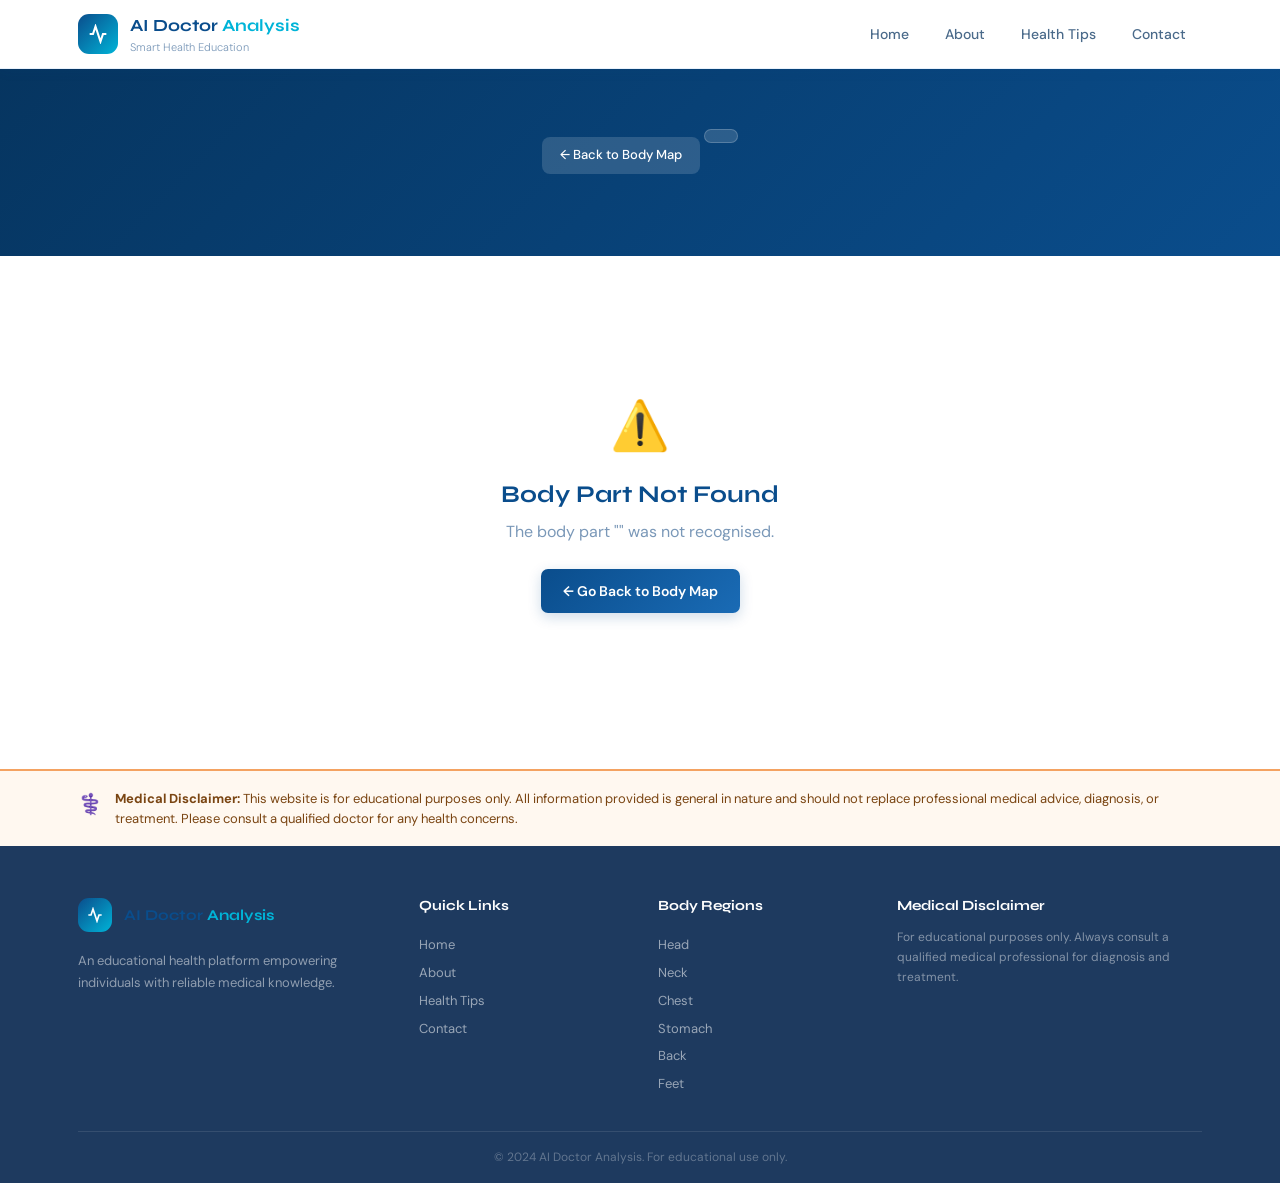
<file: illness.html>
<!DOCTYPE html>
<html lang="en">
<head>
<meta charset="UTF-8"><meta name="viewport" content="width=device-width,initial-scale=1">
<title>Illness Info — AI Doctor Analysis</title>
<link rel="stylesheet" href="css/style.css">
</head>
<body>

<header>
  <div class="hdr">
    <a href="index.html" class="logo">
      <div class="logo-ic"><svg width="20" height="20" viewBox="0 0 24 24" fill="none" stroke="white" stroke-width="2.5"><path d="M22 12h-4l-3 9L9 3l-3 9H2"/></svg></div>
      <div><div class="logo-t">AI Doctor <span>Analysis</span></div><div class="logo-s">Smart Health Education</div></div>
    </a>
    <nav class="main-nav" id="main-nav">
      <a href="index.html" class="nav-link">Home</a>
      <a href="about.html" class="nav-link">About</a>
      <a href="tips.html" class="nav-link">Health Tips</a>
      <a href="contact.html" class="nav-link">Contact</a>
    </nav>
    <button class="hamburger" onclick="toggleMenu()"><span></span><span></span><span></span></button>
  </div>
</header>

<!-- HERO - filled by JS -->
<div class="pg-hero illness" id="ill-hero">
  <div class="container">
    <a href="index.html" class="back-btn">← Back to Body Map</a>
    <div class="badge" id="ill-badge"></div>
    <h1 id="ill-title"></h1>
    <p id="ill-sub"></p>
  </div>
</div>

<!-- CONTENT -->
<div class="ill-container">
  <div class="container" id="ill-content">
    <div style="text-align:center;padding:80px 0">
      <div class="loader" style="margin:0 auto 16px"></div>
      <p style="color:var(--tx-m)">Loading health information...</p>
    </div>
  </div>
</div>

<!-- DISCLAIMER -->
<div class="disclaimer-bar">
  <div class="container">
    <div class="disclaimer">
      <span style="font-size:20px;flex-shrink:0">⚕️</span>
      <span><strong>Medical Disclaimer:</strong> This website is for educational purposes only. All information provided is general in nature and should not replace professional medical advice, diagnosis, or treatment. Please consult a qualified doctor for any health concerns.</span>
    </div>
  </div>
</div>

<div id="toast" class="toast"></div>

<footer>
  <div class="container">
    <div class="foot-grid">
      <div class="foot-brand">
        <a href="index.html" class="logo" style="margin-bottom:10px;display:inline-flex">
          <div class="logo-ic" style="width:34px;height:34px"><svg width="16" height="16" viewBox="0 0 24 24" fill="none" stroke="white" stroke-width="2.5"><path d="M22 12h-4l-3 9L9 3l-3 9H2"/></svg></div>
          <div><div class="logo-t" style="font-size:15px">AI Doctor <span>Analysis</span></div></div>
        </a>
        <p>An educational health platform empowering individuals with reliable medical knowledge.</p>
      </div>
      <div class="foot-links"><h4>Quick Links</h4><a href="index.html">Home</a><a href="about.html">About</a><a href="tips.html">Health Tips</a><a href="contact.html">Contact</a></div>
      <div class="foot-links"><h4>Body Regions</h4>
        <a href="illness.html?part=head">Head</a><a href="illness.html?part=neck">Neck</a>
        <a href="illness.html?part=chest">Chest</a><a href="illness.html?part=stomach">Stomach</a>
        <a href="illness.html?part=back">Back</a><a href="illness.html?part=feet">Feet</a>
      </div>
      <div class="foot-disc"><h4>Medical Disclaimer</h4><p>For educational purposes only. Always consult a qualified medical professional for diagnosis and treatment.</p></div>
    </div>
    <div class="foot-btm">© 2024 AI Doctor Analysis. For educational use only.</div>
  </div>
</footer>

<script src="js/data.js"></script>
<script>
const PART_ICONS = {
  head:'🧠', neck:'🦴', shoulders:'💪', chest:'🫁',
  stomach:'🫃', arms:'🦾', back:'🦴', knees:'🦵', legs:'🦵', feet:'🦶'
};
const PART_LABELS = {
  head:'Head', neck:'Neck', shoulders:'Shoulders', chest:'Chest',
  stomach:'Stomach', arms:'Arms', back:'Back', knees:'Knees', legs:'Legs', feet:'Feet'
};
const DOC_EMOJIS = {
  'Neurologist':'🧠','Headache Specialist':'🤕','Orthopedic Surgeon':'🦴',
  'Sports Orthopaedics':'🏃','Cardiologist':'❤️','Pulmonologist':'🫁',
  'Gastroenterologist':'🫃','Sports Medicine':'🏅','Spine Specialist':'🦴',
  'Rheumatologist':'💊','Vascular Surgeon':'🩸','Podiatrist':'🦶'
};

function render() {
  const params = new URLSearchParams(window.location.search);
  const part = (params.get('part') || '').toLowerCase().trim();

  if (!PART_LABELS[part]) {
    document.getElementById('ill-content').innerHTML = `
      <div style="text-align:center;padding:80px 0">
        <div style="font-size:48px;margin-bottom:16px">⚠️</div>
        <h2 style="color:var(--pr);margin-bottom:10px">Body Part Not Found</h2>
        <p style="color:var(--tx-m);margin-bottom:24px">The body part "<strong>${esc(part)}</strong>" was not recognised.</p>
        <a href="index.html" class="btn btn-pr">← Go Back to Body Map</a>
      </div>`;
    return;
  }

  // Header
  const icon = PART_ICONS[part] || '🏥';
  const label = PART_LABELS[part];
  document.getElementById('ill-badge').textContent = icon + ' ' + label;
  document.getElementById('ill-title').textContent = label + ' — Health Information';
  document.getElementById('ill-sub').textContent = `Conditions, symptoms, care tips, and specialists related to ${label} health.`;
  document.title = label + ' — AI Doctor Analysis';

  const illnesses = getIllnessesByPart(part);
  const doctors   = getDoctorsByPart(part);

  let html = '';

  if (!illnesses.length) {
    html += `<div class="ill-card" style="text-align:center;padding:48px">
      <div style="font-size:40px;margin-bottom:12px">📋</div>
      <p style="color:var(--tx-m)">No illness data yet for <strong>${esc(label)}</strong>. Admin can add information via the admin panel.</p>
    </div>`;
  } else {
    illnesses.forEach((ill, idx) => {
      html += `
      <div class="ill-card reveal">
        <div class="ill-hdr">
          <div class="ill-ico">${icon}</div>
          <div>
            <div class="ill-name">${esc(ill.name)}</div>
            <span class="sev ${ill.severity||'mild'}">${(ill.severity||'mild').charAt(0).toUpperCase()+(ill.severity||'mild').slice(1)} Severity</span>
          </div>
        </div>
        <p class="ill-desc">${esc(ill.description)}</p>

        <div class="list-title">🔍 Symptoms</div>
        <ul class="sym-list">
          ${(ill.symptoms||[]).map(s=>`<li>${esc(s)}</li>`).join('')}
        </ul>

        <div class="list-title">💚 Care Tips</div>
        <ul class="care-list">
          ${(ill.careTips||[]).map(c=>`<li>${esc(c)}</li>`).join('')}
        </ul>

        ${ill.medicines && ill.medicines.length ? `
        <div class="list-title">💊 Medicine Information</div>
        <div class="med-warn">⚠️ Educational only. Always consult a doctor before taking any medication.</div>
        <div class="med-cards">
          ${ill.medicines.map(m=>`
            <div class="med-card">
              <div class="med-name">${esc(m.name)}</div>
              <span class="otc-badge ${m.otc?'otc-yes':'otc-no'}">${m.otc?'✓ Over-the-Counter':'⚕ Prescription Required'}</span>
              <div class="med-info">${esc(m.info)}</div>
            </div>`).join('')}
        </div>` : ''}
      </div>

      ${idx < illnesses.length-1 ? '<hr style="border:none;border-top:2px dashed var(--g100);margin:8px 0">' : ''}`;
    });
  }

  // Doctors section
  if (doctors.length) {
    html += `
    <div class="ill-card reveal">
      <div class="ill-hdr"><div class="ill-ico">👨‍⚕️</div><div><div class="ill-name">Recommended Specialists</div></div></div>
      <div class="doc-grid">
        ${doctors.map(d=>`
          <div class="doc-card">
            <div class="doc-av">${DOC_EMOJIS[d.spec]||'👨‍⚕️'}</div>
            <div class="doc-name">${esc(d.name)}</div>
            <div class="doc-spec">${esc(d.spec)}</div>
            <div class="doc-hosp">${d.hospital?'🏥 '+esc(d.hospital):''}</div>
            <div class="doc-ctc">
              ${d.phone?`<a href="tel:${esc(d.phone)}">📞 ${esc(d.phone)}</a>`:''}
              ${d.email?`<a href="mailto:${esc(d.email)}">📧 ${esc(d.email)}</a>`:''}
            </div>
            ${d.exp?`<span class="doc-exp">${d.exp} years experience</span>`:''}
          </div>`).join('')}
      </div>
    </div>`;
  } else {
    html += `
    <div class="ill-card reveal" style="text-align:center;padding:32px">
      <div style="font-size:32px;margin-bottom:10px">👨‍⚕️</div>
      <p style="color:var(--tx-m)">No specialist added yet for ${esc(label)}. Admin can add doctors via the admin panel.</p>
    </div>`;
  }

  document.getElementById('ill-content').innerHTML = html;
  initReveal();
}

render();
</script>
</body>
</html>
</file>
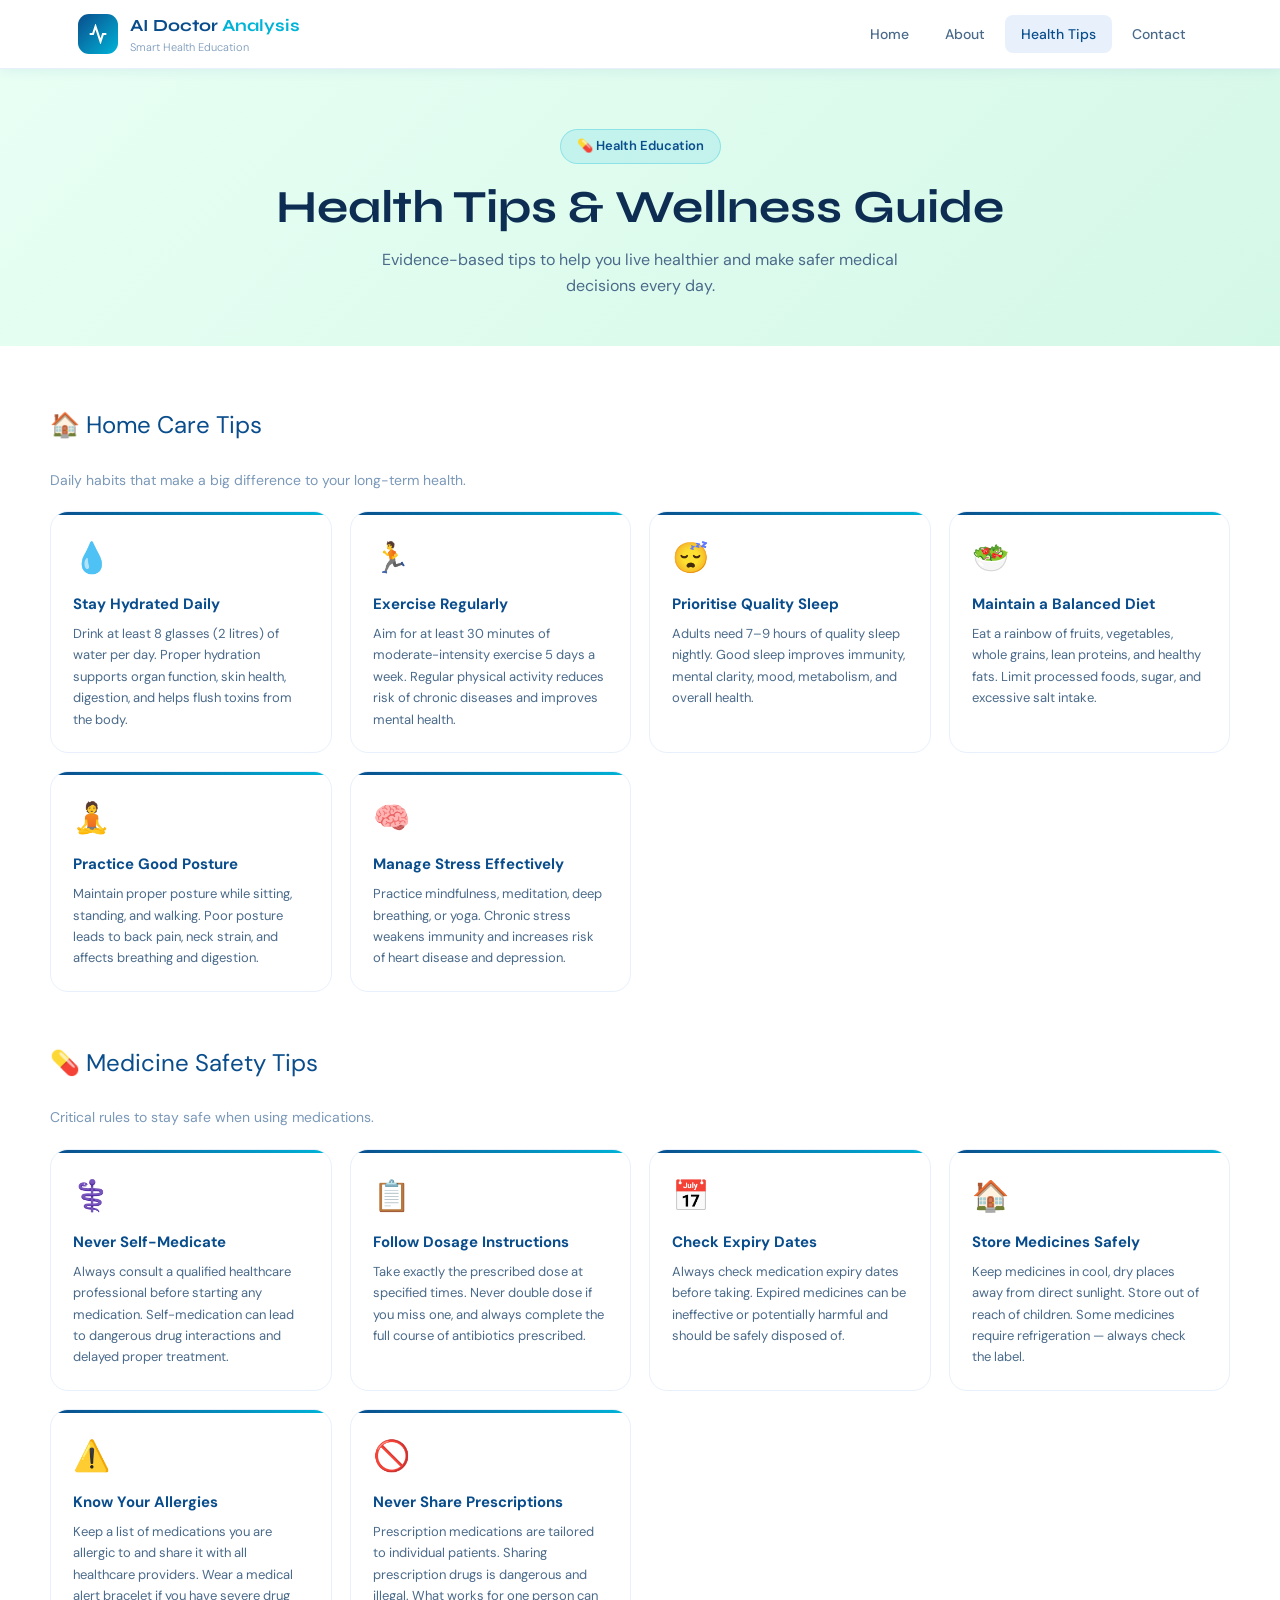
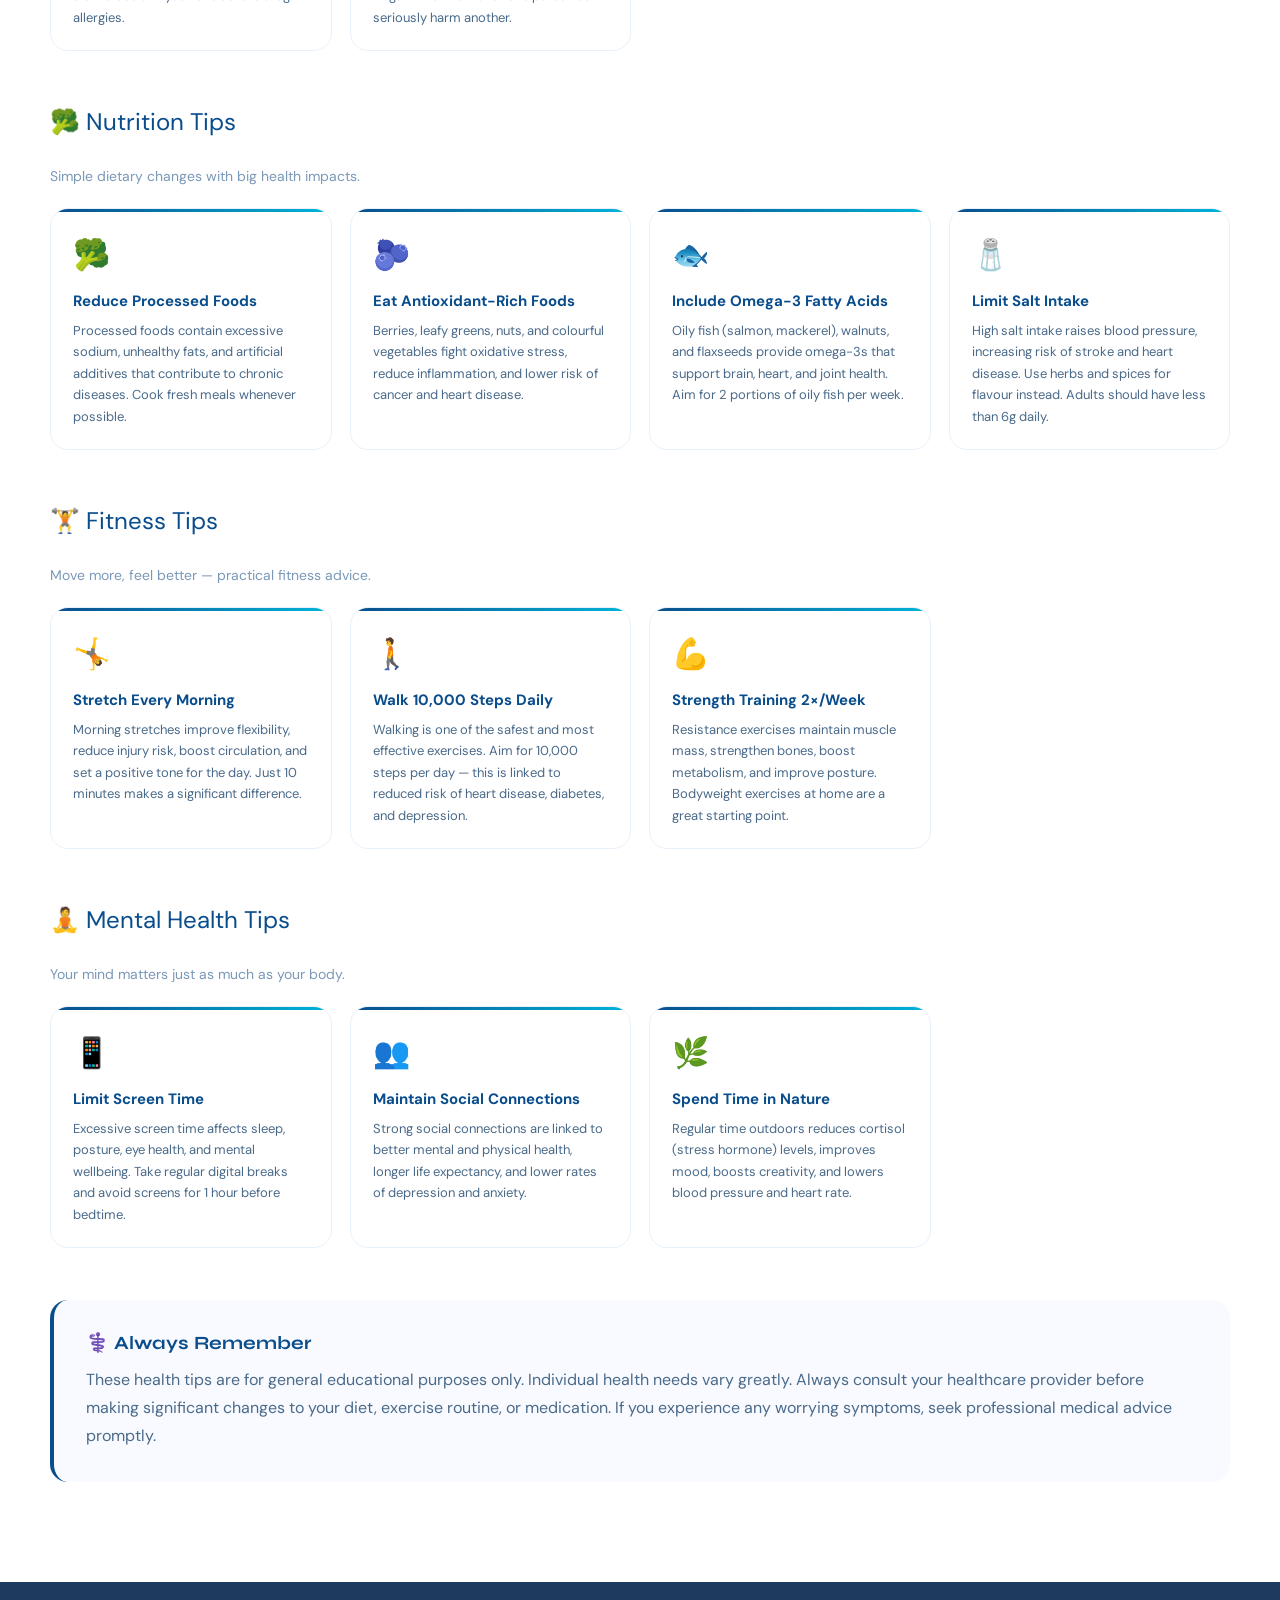
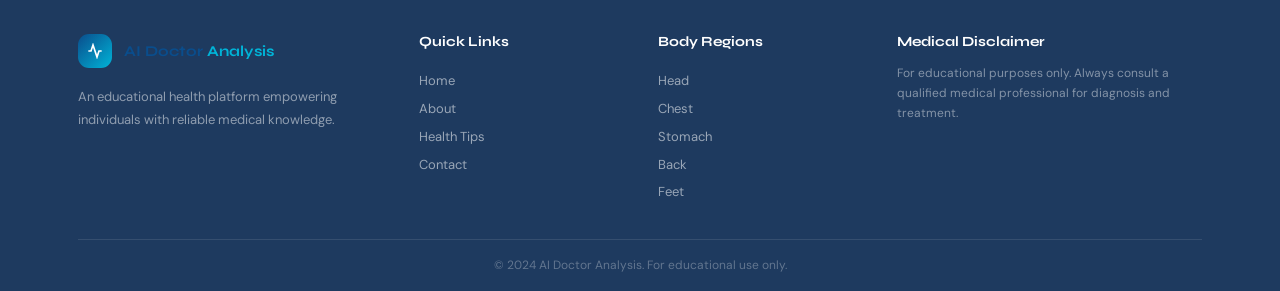
<file: tips.html>
<!DOCTYPE html>
<html lang="en">
<head>
<meta charset="UTF-8"><meta name="viewport" content="width=device-width,initial-scale=1">
<title>Health Tips — AI Doctor Analysis</title>
<link rel="stylesheet" href="css/style.css">
</head>
<body>
<header>
  <div class="hdr">
    <a href="index.html" class="logo">
      <div class="logo-ic"><svg width="20" height="20" viewBox="0 0 24 24" fill="none" stroke="white" stroke-width="2.5"><path d="M22 12h-4l-3 9L9 3l-3 9H2"/></svg></div>
      <div><div class="logo-t">AI Doctor <span>Analysis</span></div><div class="logo-s">Smart Health Education</div></div>
    </a>
    <nav class="main-nav" id="main-nav">
      <a href="index.html" class="nav-link">Home</a>
      <a href="about.html" class="nav-link">About</a>
      <a href="tips.html" class="nav-link active">Health Tips</a>
      <a href="contact.html" class="nav-link">Contact</a>
    </nav>
    <button class="hamburger" onclick="toggleMenu()"><span></span><span></span><span></span></button>
  </div>
</header>

<div class="pg-hero tips">
  <div class="container">
    <div class="badge">💊 Health Education</div>
    <h1>Health Tips &amp; Wellness Guide</h1>
    <p>Evidence-based tips to help you live healthier and make safer medical decisions every day.</p>
  </div>
</div>

<div class="container tips-body">

  <div class="tips-sec reveal">
    <div class="tips-sec-title">🏠 Home Care Tips</div>
    <p style="color:var(--tx-m);font-size:14px;margin-bottom:20px">Daily habits that make a big difference to your long-term health.</p>
    <div class="tips-grid">
      <div class="tip-card"><div class="tip-ico">💧</div><div class="tip-title">Stay Hydrated Daily</div><div class="tip-desc">Drink at least 8 glasses (2 litres) of water per day. Proper hydration supports organ function, skin health, digestion, and helps flush toxins from the body.</div></div>
      <div class="tip-card"><div class="tip-ico">🏃</div><div class="tip-title">Exercise Regularly</div><div class="tip-desc">Aim for at least 30 minutes of moderate-intensity exercise 5 days a week. Regular physical activity reduces risk of chronic diseases and improves mental health.</div></div>
      <div class="tip-card"><div class="tip-ico">😴</div><div class="tip-title">Prioritise Quality Sleep</div><div class="tip-desc">Adults need 7–9 hours of quality sleep nightly. Good sleep improves immunity, mental clarity, mood, metabolism, and overall health.</div></div>
      <div class="tip-card"><div class="tip-ico">🥗</div><div class="tip-title">Maintain a Balanced Diet</div><div class="tip-desc">Eat a rainbow of fruits, vegetables, whole grains, lean proteins, and healthy fats. Limit processed foods, sugar, and excessive salt intake.</div></div>
      <div class="tip-card"><div class="tip-ico">🧘</div><div class="tip-title">Practice Good Posture</div><div class="tip-desc">Maintain proper posture while sitting, standing, and walking. Poor posture leads to back pain, neck strain, and affects breathing and digestion.</div></div>
      <div class="tip-card"><div class="tip-ico">🧠</div><div class="tip-title">Manage Stress Effectively</div><div class="tip-desc">Practice mindfulness, meditation, deep breathing, or yoga. Chronic stress weakens immunity and increases risk of heart disease and depression.</div></div>
    </div>
  </div>

  <div class="tips-sec reveal">
    <div class="tips-sec-title">💊 Medicine Safety Tips</div>
    <p style="color:var(--tx-m);font-size:14px;margin-bottom:20px">Critical rules to stay safe when using medications.</p>
    <div class="tips-grid">
      <div class="tip-card"><div class="tip-ico">⚕️</div><div class="tip-title">Never Self-Medicate</div><div class="tip-desc">Always consult a qualified healthcare professional before starting any medication. Self-medication can lead to dangerous drug interactions and delayed proper treatment.</div></div>
      <div class="tip-card"><div class="tip-ico">📋</div><div class="tip-title">Follow Dosage Instructions</div><div class="tip-desc">Take exactly the prescribed dose at specified times. Never double dose if you miss one, and always complete the full course of antibiotics prescribed.</div></div>
      <div class="tip-card"><div class="tip-ico">📅</div><div class="tip-title">Check Expiry Dates</div><div class="tip-desc">Always check medication expiry dates before taking. Expired medicines can be ineffective or potentially harmful and should be safely disposed of.</div></div>
      <div class="tip-card"><div class="tip-ico">🏠</div><div class="tip-title">Store Medicines Safely</div><div class="tip-desc">Keep medicines in cool, dry places away from direct sunlight. Store out of reach of children. Some medicines require refrigeration — always check the label.</div></div>
      <div class="tip-card"><div class="tip-ico">⚠️</div><div class="tip-title">Know Your Allergies</div><div class="tip-desc">Keep a list of medications you are allergic to and share it with all healthcare providers. Wear a medical alert bracelet if you have severe drug allergies.</div></div>
      <div class="tip-card"><div class="tip-ico">🚫</div><div class="tip-title">Never Share Prescriptions</div><div class="tip-desc">Prescription medications are tailored to individual patients. Sharing prescription drugs is dangerous and illegal. What works for one person can seriously harm another.</div></div>
    </div>
  </div>

  <div class="tips-sec reveal">
    <div class="tips-sec-title">🥦 Nutrition Tips</div>
    <p style="color:var(--tx-m);font-size:14px;margin-bottom:20px">Simple dietary changes with big health impacts.</p>
    <div class="tips-grid">
      <div class="tip-card"><div class="tip-ico">🥦</div><div class="tip-title">Reduce Processed Foods</div><div class="tip-desc">Processed foods contain excessive sodium, unhealthy fats, and artificial additives that contribute to chronic diseases. Cook fresh meals whenever possible.</div></div>
      <div class="tip-card"><div class="tip-ico">🫐</div><div class="tip-title">Eat Antioxidant-Rich Foods</div><div class="tip-desc">Berries, leafy greens, nuts, and colourful vegetables fight oxidative stress, reduce inflammation, and lower risk of cancer and heart disease.</div></div>
      <div class="tip-card"><div class="tip-ico">🐟</div><div class="tip-title">Include Omega-3 Fatty Acids</div><div class="tip-desc">Oily fish (salmon, mackerel), walnuts, and flaxseeds provide omega-3s that support brain, heart, and joint health. Aim for 2 portions of oily fish per week.</div></div>
      <div class="tip-card"><div class="tip-ico">🧂</div><div class="tip-title">Limit Salt Intake</div><div class="tip-desc">High salt intake raises blood pressure, increasing risk of stroke and heart disease. Use herbs and spices for flavour instead. Adults should have less than 6g daily.</div></div>
    </div>
  </div>

  <div class="tips-sec reveal">
    <div class="tips-sec-title">🏋️ Fitness Tips</div>
    <p style="color:var(--tx-m);font-size:14px;margin-bottom:20px">Move more, feel better — practical fitness advice.</p>
    <div class="tips-grid">
      <div class="tip-card"><div class="tip-ico">🤸</div><div class="tip-title">Stretch Every Morning</div><div class="tip-desc">Morning stretches improve flexibility, reduce injury risk, boost circulation, and set a positive tone for the day. Just 10 minutes makes a significant difference.</div></div>
      <div class="tip-card"><div class="tip-ico">🚶</div><div class="tip-title">Walk 10,000 Steps Daily</div><div class="tip-desc">Walking is one of the safest and most effective exercises. Aim for 10,000 steps per day — this is linked to reduced risk of heart disease, diabetes, and depression.</div></div>
      <div class="tip-card"><div class="tip-ico">💪</div><div class="tip-title">Strength Training 2×/Week</div><div class="tip-desc">Resistance exercises maintain muscle mass, strengthen bones, boost metabolism, and improve posture. Bodyweight exercises at home are a great starting point.</div></div>
    </div>
  </div>

  <div class="tips-sec reveal">
    <div class="tips-sec-title">🧘 Mental Health Tips</div>
    <p style="color:var(--tx-m);font-size:14px;margin-bottom:20px">Your mind matters just as much as your body.</p>
    <div class="tips-grid">
      <div class="tip-card"><div class="tip-ico">📱</div><div class="tip-title">Limit Screen Time</div><div class="tip-desc">Excessive screen time affects sleep, posture, eye health, and mental wellbeing. Take regular digital breaks and avoid screens for 1 hour before bedtime.</div></div>
      <div class="tip-card"><div class="tip-ico">👥</div><div class="tip-title">Maintain Social Connections</div><div class="tip-desc">Strong social connections are linked to better mental and physical health, longer life expectancy, and lower rates of depression and anxiety.</div></div>
      <div class="tip-card"><div class="tip-ico">🌿</div><div class="tip-title">Spend Time in Nature</div><div class="tip-desc">Regular time outdoors reduces cortisol (stress hormone) levels, improves mood, boosts creativity, and lowers blood pressure and heart rate.</div></div>
    </div>
  </div>

  <div style="background:var(--g50);border-radius:var(--r);padding:32px;margin-bottom:40px;border-left:4px solid var(--pr);reveal" class="reveal">
    <h3 style="color:var(--pr);margin-bottom:12px">⚕️ Always Remember</h3>
    <p style="color:var(--tx-l);line-height:1.75">These health tips are for general educational purposes only. Individual health needs vary greatly. Always consult your healthcare provider before making significant changes to your diet, exercise routine, or medication. If you experience any worrying symptoms, seek professional medical advice promptly.</p>
  </div>

</div>

<footer>
  <div class="container">
    <div class="foot-grid">
      <div class="foot-brand">
        <a href="index.html" class="logo" style="margin-bottom:10px;display:inline-flex">
          <div class="logo-ic" style="width:34px;height:34px"><svg width="16" height="16" viewBox="0 0 24 24" fill="none" stroke="white" stroke-width="2.5"><path d="M22 12h-4l-3 9L9 3l-3 9H2"/></svg></div>
          <div><div class="logo-t" style="font-size:15px">AI Doctor <span>Analysis</span></div></div>
        </a>
        <p>An educational health platform empowering individuals with reliable medical knowledge.</p>
      </div>
      <div class="foot-links"><h4>Quick Links</h4><a href="index.html">Home</a><a href="about.html">About</a><a href="tips.html">Health Tips</a><a href="contact.html">Contact</a></div>
      <div class="foot-links"><h4>Body Regions</h4><a href="illness.html?part=head">Head</a><a href="illness.html?part=chest">Chest</a><a href="illness.html?part=stomach">Stomach</a><a href="illness.html?part=back">Back</a><a href="illness.html?part=feet">Feet</a></div>
      <div class="foot-disc"><h4>Medical Disclaimer</h4><p>For educational purposes only. Always consult a qualified medical professional for diagnosis and treatment.</p></div>
    </div>
    <div class="foot-btm">© 2024 AI Doctor Analysis. For educational use only.</div>
  </div>
</footer>

<div id="toast" class="toast"></div>
<script src="js/data.js"></script>
<script>document.addEventListener('DOMContentLoaded', initReveal);</script>
</body>
</html>
</file>
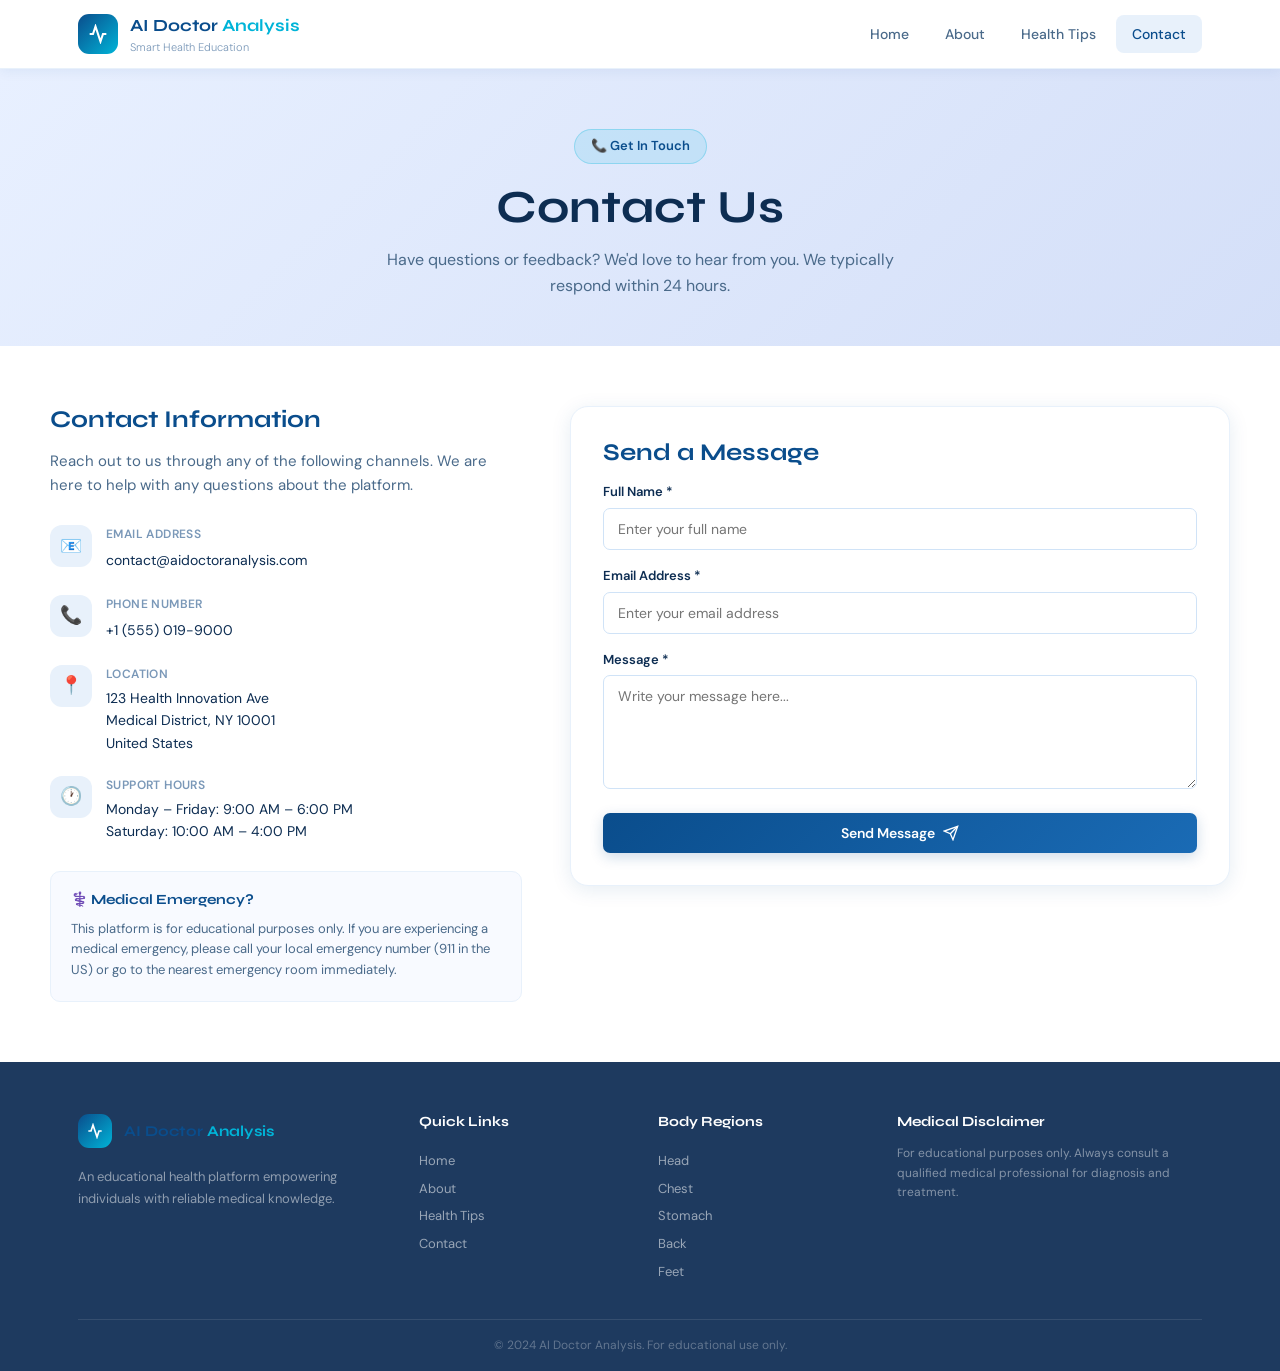
<file: aidoctor using html css js/contact.html>
<!DOCTYPE html>
<html lang="en">
<head>
<meta charset="UTF-8"><meta name="viewport" content="width=device-width,initial-scale=1">
<title>Contact — AI Doctor Analysis</title>
<link rel="stylesheet" href="css/style.css">
</head>
<body>
<header>
  <div class="hdr">
    <a href="index.html" class="logo">
      <div class="logo-ic"><svg width="20" height="20" viewBox="0 0 24 24" fill="none" stroke="white" stroke-width="2.5"><path d="M22 12h-4l-3 9L9 3l-3 9H2"/></svg></div>
      <div><div class="logo-t">AI Doctor <span>Analysis</span></div><div class="logo-s">Smart Health Education</div></div>
    </a>
    <nav class="main-nav" id="main-nav">
      <a href="index.html" class="nav-link">Home</a>
      <a href="about.html" class="nav-link">About</a>
      <a href="tips.html" class="nav-link">Health Tips</a>
      <a href="contact.html" class="nav-link active">Contact</a>
    </nav>
    <button class="hamburger" onclick="toggleMenu()"><span></span><span></span><span></span></button>
  </div>
</header>

<div class="pg-hero contact">
  <div class="container">
    <div class="badge">📞 Get In Touch</div>
    <h1>Contact Us</h1>
    <p>Have questions or feedback? We'd love to hear from you. We typically respond within 24 hours.</p>
  </div>
</div>

<div class="container contact-body">
  <div class="contact-grid">
    <div class="cinfo reveal">
      <h2>Contact Information</h2>
      <p class="cintro">Reach out to us through any of the following channels. We are here to help with any questions about the platform.</p>

      <div class="citem">
        <div class="citem-ic">📧</div>
        <div>
          <div class="citem-lbl">Email Address</div>
          <a href="mailto:contact@aidoctoranalysis.com" class="citem-val">contact@aidoctoranalysis.com</a>
        </div>
      </div>
      <div class="citem">
        <div class="citem-ic">📞</div>
        <div>
          <div class="citem-lbl">Phone Number</div>
          <a href="tel:+15550199000" class="citem-val">+1 (555) 019-9000</a>
        </div>
      </div>
      <div class="citem">
        <div class="citem-ic">📍</div>
        <div>
          <div class="citem-lbl">Location</div>
          <div class="citem-val">123 Health Innovation Ave<br>Medical District, NY 10001<br>United States</div>
        </div>
      </div>
      <div class="citem">
        <div class="citem-ic">🕐</div>
        <div>
          <div class="citem-lbl">Support Hours</div>
          <div class="citem-val">Monday – Friday: 9:00 AM – 6:00 PM<br>Saturday: 10:00 AM – 4:00 PM</div>
        </div>
      </div>

      <div style="margin-top:28px;padding:20px;background:var(--g50);border-radius:var(--rsm);border:1.5px solid var(--g100)">
        <h4 style="font-size:14px;color:var(--pr);margin-bottom:10px">⚕️ Medical Emergency?</h4>
        <p style="font-size:13px;color:var(--tx-l);line-height:1.6">This platform is for educational purposes only. If you are experiencing a medical emergency, please call your local emergency number (911 in the US) or go to the nearest emergency room immediately.</p>
      </div>
    </div>

    <div class="cform-card reveal">
      <h2>Send a Message</h2>
      <div id="form-success" class="success-msg" style="display:none">
        <span>✅</span> Thank you! Your message has been saved. We'll get back to you soon.
      </div>
      <form id="contact-form" onsubmit="submitForm(event)">
        <div class="fg">
          <label for="cname">Full Name *</label>
          <input type="text" id="cname" placeholder="Enter your full name" required>
        </div>
        <div class="fg">
          <label for="cemail">Email Address *</label>
          <input type="email" id="cemail" placeholder="Enter your email address" required>
        </div>
        <div class="fg">
          <label for="cmsg">Message *</label>
          <textarea id="cmsg" rows="5" placeholder="Write your message here..." required></textarea>
        </div>
        <button type="submit" class="btn btn-pr btn-full" id="submit-btn">
          Send Message
          <svg width="16" height="16" viewBox="0 0 24 24" fill="none" stroke="currentColor" stroke-width="2"><line x1="22" y1="2" x2="11" y2="13"/><polygon points="22 2 15 22 11 13 2 9 22 2"/></svg>
        </button>
      </form>
    </div>
  </div>

  <!-- Messages only shown to admin -->
  <div id="admin-msgs-section" style="display:none;margin-top:48px">
    <h3 style="font-size:20px;color:var(--pr);margin-bottom:18px">📬 Received Messages (Admin View)</h3>
    <div class="tbl-wrap" id="msgs-table"></div>
  </div>
</div>

<footer>
  <div class="container">
    <div class="foot-grid">
      <div class="foot-brand">
        <a href="index.html" class="logo" style="margin-bottom:10px;display:inline-flex">
          <div class="logo-ic" style="width:34px;height:34px"><svg width="16" height="16" viewBox="0 0 24 24" fill="none" stroke="white" stroke-width="2.5"><path d="M22 12h-4l-3 9L9 3l-3 9H2"/></svg></div>
          <div><div class="logo-t" style="font-size:15px">AI Doctor <span>Analysis</span></div></div>
        </a>
        <p>An educational health platform empowering individuals with reliable medical knowledge.</p>
      </div>
      <div class="foot-links"><h4>Quick Links</h4><a href="index.html">Home</a><a href="about.html">About</a><a href="tips.html">Health Tips</a><a href="contact.html">Contact</a></div>
      <div class="foot-links"><h4>Body Regions</h4><a href="illness.html?part=head">Head</a><a href="illness.html?part=chest">Chest</a><a href="illness.html?part=stomach">Stomach</a><a href="illness.html?part=back">Back</a><a href="illness.html?part=feet">Feet</a></div>
      <div class="foot-disc"><h4>Medical Disclaimer</h4><p>For educational purposes only. Always consult a qualified medical professional for diagnosis and treatment.</p></div>
    </div>
    <div class="foot-btm">© 2024 AI Doctor Analysis. For educational use only.</div>
  </div>
</footer>

<div id="toast" class="toast"></div>
<script src="js/data.js"></script>
<script>
function submitForm(e) {
  e.preventDefault();
  const name  = document.getElementById('cname').value.trim();
  const email = document.getElementById('cemail').value.trim();
  const msg   = document.getElementById('cmsg').value.trim();
  if (!name || !email || !msg) return;

  const messages = getData('messages', []);
  messages.push({ id: Date.now(), name, email, message: msg, date: new Date().toLocaleString(), read: false });
  saveData('messages', messages);

  document.getElementById('form-success').style.display = 'flex';
  document.getElementById('contact-form').reset();
  showToast('Message sent successfully!', 'success');
}

// Show messages to admin
if (isAdminLoggedIn()) {
  document.getElementById('admin-msgs-section').style.display = 'block';
  const messages = getData('messages', []);
  const tbl = document.getElementById('msgs-table');
  if (!messages.length) {
    tbl.innerHTML = '<div class="empty-st"><div class="ei">💬</div><p>No messages yet.</p></div>';
  } else {
    tbl.innerHTML = `<table class="adm-tbl">
      <thead><tr><th>Name</th><th>Email</th><th>Message</th><th>Date</th></tr></thead>
      <tbody>${messages.reverse().map(m=>`<tr>
        <td><strong>${esc(m.name)}</strong></td>
        <td><a href="mailto:${esc(m.email)}" style="color:var(--pr-l)">${esc(m.email)}</a></td>
        <td style="max-width:280px;overflow:hidden;text-overflow:ellipsis;white-space:nowrap">${esc(m.message)}</td>
        <td style="font-size:12px;color:var(--tx-m)">${esc(m.date||'')}</td>
      </tr>`).join('')}</tbody>
    </table>`;
  }
}

document.addEventListener('DOMContentLoaded', initReveal);
</script>
</body>
</html>
</file>
<file: css/style.css>
/* ======================================================
   AI DOCTOR ANALYSIS — style.css (shared)
   Blue & White Medical Design | Syne + DM Sans
   ====================================================== */
@import url('https://fonts.googleapis.com/css2?family=Syne:wght@400;600;700;800&family=DM+Sans:opsz,wght@9..40,300;9..40,400;9..40,500;9..40,600&display=swap');

:root{
  --pr:#0a4d8c; --pr-l:#1a6bb5; --pr-d:#063560;
  --ac:#00b4d8; --ac-l:#90e0ef;
  --wh:#fff; --of:#f4f8ff; --g50:#f8faff;
  --g100:#e8f1fb; --g200:#d0e3f7; --g400:#88a8cc;
  --g800:#1e3a5f;
  --tx:#0d2d52; --tx-l:#4a6a8a; --tx-m:#7a98b8;
  --red:#e63946; --grn:#2d9970; --org:#f4a261;
  --sh:0 4px 20px rgba(10,77,140,.10);
  --sh-lg:0 12px 48px rgba(10,77,140,.16);
  --sh-xl:0 24px 80px rgba(10,77,140,.20);
  --r:18px; --rsm:10px; --rxs:7px;
  --tr:.24s cubic-bezier(.4,0,.2,1);
}
*,*::before,*::after{margin:0;padding:0;box-sizing:border-box}
html{scroll-behavior:smooth}
body{font-family:'DM Sans',sans-serif;color:var(--tx);background:var(--wh);line-height:1.6;overflow-x:hidden;animation:pgIn .4s ease}
@keyframes pgIn{from{opacity:0;transform:translateY(8px)}to{opacity:1;transform:translateY(0)}}
h1,h2,h3,h4,h5{font-family:'Syne',sans-serif;line-height:1.2}
a{text-decoration:none;color:inherit;cursor:pointer}
button,input,select,textarea{font-family:inherit;cursor:pointer}
img{max-width:100%}
.container{max-width:1180px;margin:0 auto;padding:0 28px}

/* ── HEADER ── */
header{position:sticky;top:0;z-index:900;background:rgba(255,255,255,.97);backdrop-filter:blur(16px);border-bottom:1.5px solid var(--g100);box-shadow:0 2px 12px rgba(10,77,140,.07)}
.hdr{max-width:1180px;margin:0 auto;padding:0 28px;height:68px;display:flex;align-items:center;justify-content:space-between}
.logo{display:flex;align-items:center;gap:12px;text-decoration:none}
.logo-ic{width:40px;height:40px;background:linear-gradient(135deg,var(--pr),var(--ac));border-radius:11px;display:flex;align-items:center;justify-content:center;flex-shrink:0}
.logo-t{font-family:'Syne',sans-serif;font-weight:700;font-size:17px;color:var(--pr)}
.logo-t span{color:var(--ac)}
.logo-s{font-size:11px;color:var(--tx-m);font-weight:300}
nav.main-nav{display:flex;align-items:center;gap:4px}
.nav-link{padding:8px 16px;border-radius:8px;font-size:14px;font-weight:500;color:var(--tx-l);transition:all var(--tr)}
.nav-link:hover,.nav-link.active{background:var(--g100);color:var(--pr)}
.hamburger{display:none;flex-direction:column;gap:5px;background:none;border:none;padding:6px}
.hamburger span{display:block;width:22px;height:2px;background:var(--tx);border-radius:2px}

/* ── HERO ── */
.hero{min-height:calc(100vh - 68px);background:linear-gradient(135deg,#f0f7ff,#e0efff 40%,#f4fbff);display:flex;align-items:center;position:relative;overflow:hidden}
.hero::before{content:'';position:absolute;inset:0;background:radial-gradient(circle at 25% 20%,rgba(0,180,216,.18),transparent 50%),radial-gradient(circle at 80% 70%,rgba(10,77,140,.12),transparent 45%);pointer-events:none}
.hero-inner{max-width:1180px;margin:0 auto;padding:60px 28px;width:100%;display:flex;align-items:center;gap:56px;position:relative;z-index:1}
.hero-text{flex:1;max-width:500px}
.hero-badge{display:inline-flex;align-items:center;gap:8px;background:rgba(0,180,216,.12);color:var(--pr);padding:6px 16px;border-radius:30px;font-size:13px;font-weight:600;margin-bottom:20px;border:1px solid rgba(0,180,216,.28);animation:fadeUp .6s .1s both}
@keyframes fadeUp{from{opacity:0;transform:translateY(20px)}to{opacity:1;transform:translateY(0)}}
.hero h1{font-size:clamp(30px,4.2vw,52px);color:var(--pr);margin-bottom:16px;animation:fadeUp .6s .2s both}
.hero h1 span{color:var(--ac)}
.hero-sub{font-size:16px;color:var(--tx-l);margin-bottom:36px;line-height:1.7;animation:fadeUp .6s .3s both}
.hero-stats{display:flex;align-items:center;gap:24px;animation:fadeUp .6s .4s both}
.st-num{display:block;font-family:'Syne',sans-serif;font-size:26px;font-weight:700;color:var(--pr)}
.st-lbl{font-size:12px;color:var(--tx-m)}
.st-div{width:1px;height:36px;background:var(--g200)}

/* ── BODY MAP COLUMN ── */
.hero-body{flex-shrink:0;display:flex;flex-direction:column;align-items:center;animation:slideR .7s .15s both}
@keyframes slideR{from{opacity:0;transform:translateX(36px)}to{opacity:1;transform:translateX(0)}}
.body-lbl{background:var(--pr);color:#fff;padding:5px 16px;border-radius:20px;font-size:12px;font-weight:600;margin-bottom:10px;min-height:28px;display:flex;align-items:center;justify-content:center;transition:all .2s;box-shadow:var(--sh)}
.body-svg{width:230px;height:auto;filter:drop-shadow(0 18px 50px rgba(10,77,140,.14))}
.body-hint{display:flex;align-items:center;gap:6px;font-size:12px;color:var(--tx-m);margin-top:10px;padding:5px 14px;background:#fff;border-radius:20px;box-shadow:0 1px 6px rgba(10,77,140,.08)}

/* SVG body parts */
.bp{cursor:pointer;fill:transparent;transition:fill .18s,filter .18s}
.bp:hover{fill:rgba(0,180,216,.26);filter:drop-shadow(0 0 8px rgba(0,180,216,.4))}
.bp:active{fill:rgba(0,180,216,.4)}
.body-base ellipse,.body-base path,.body-base rect,.body-base polygon{transition:fill .2s}

/* ── COMMON ILLNESS SECTION ── */
.common-section{padding:72px 0;background:var(--of)}
.sec-lbl{font-size:12px;font-weight:700;letter-spacing:1.5px;text-transform:uppercase;color:var(--ac);margin-bottom:12px;text-align:center}
.sec-title{font-size:clamp(22px,3vw,34px);color:var(--pr);text-align:center;margin-bottom:48px}
.common-grid{display:grid;grid-template-columns:repeat(auto-fill,minmax(130px,1fr));gap:16px}
.ci-card{background:#fff;border-radius:var(--r);border:1.5px solid var(--g100);padding:22px 16px;text-align:center;cursor:pointer;transition:all var(--tr);user-select:none}
.ci-card:hover{transform:translateY(-4px);box-shadow:var(--sh-lg);border-color:var(--ac);background:var(--of)}
.ci-icon{font-size:36px;margin-bottom:10px}
.ci-name{font-size:14px;font-weight:600;color:var(--pr)}

/* ── FEATURES SECTION ── */
.features{padding:72px 0}
.feat-grid{display:grid;grid-template-columns:repeat(auto-fit,minmax(230px,1fr));gap:22px}
.feat-card{padding:30px 22px;border-radius:var(--r);background:var(--g50);border:1.5px solid var(--g100);transition:all var(--tr);text-align:center}
.feat-card:hover{transform:translateY(-4px);box-shadow:var(--sh-lg);background:#fff}
.feat-icon{font-size:34px;margin-bottom:14px}
.feat-card h3{font-size:17px;color:var(--pr);margin-bottom:8px}
.feat-card p{font-size:14px;color:var(--tx-l);line-height:1.6}

/* ── PAGE HERO ── */
.pg-hero{padding:60px 0 48px;text-align:center}
.pg-hero.about{background:linear-gradient(135deg,#e8f4ff,#d4eaf8)}
.pg-hero.tips{background:linear-gradient(135deg,#e8fff4,#d4f8e8)}
.pg-hero.contact{background:linear-gradient(135deg,#e8f0ff,#d4dff8)}
.pg-hero.illness{background:linear-gradient(135deg,var(--pr-d),var(--pr));color:#fff}
.badge{display:inline-flex;align-items:center;gap:8px;background:rgba(0,180,216,.12);color:var(--pr);padding:6px 16px;border-radius:30px;font-size:13px;font-weight:600;margin-bottom:16px;border:1px solid rgba(0,180,216,.28)}
.pg-hero.illness .badge{background:rgba(255,255,255,.15);color:var(--ac-l);border-color:rgba(255,255,255,.2)}
.pg-hero h1,.pg-hero.illness h1{font-size:clamp(28px,4vw,46px);margin-bottom:12px}
.pg-hero p{font-size:16px;color:var(--tx-l);max-width:540px;margin:0 auto}
.pg-hero.illness p{color:rgba(255,255,255,.8)}

/* ── ILLNESS PAGE ── */
.back-btn{display:inline-flex;align-items:center;gap:8px;background:rgba(255,255,255,.15);color:#fff;border:none;padding:8px 18px;border-radius:8px;font-size:13px;font-weight:500;margin-bottom:22px;transition:all var(--tr);text-decoration:none}
.back-btn:hover{background:rgba(255,255,255,.25)}
.ill-container{padding:52px 0}
.ill-card{background:#fff;border-radius:var(--r);border:1.5px solid var(--g100);padding:30px;box-shadow:0 2px 10px rgba(10,77,140,.06);margin-bottom:22px}
.ill-hdr{display:flex;align-items:flex-start;gap:14px;margin-bottom:18px}
.ill-ico{font-size:32px;flex-shrink:0}
.ill-name{font-size:22px;color:var(--pr-d);font-family:'Syne',sans-serif;margin-bottom:6px}
.sev{display:inline-block;padding:3px 12px;border-radius:20px;font-size:12px;font-weight:700;text-transform:uppercase;letter-spacing:.4px}
.sev.mild{background:#e7f7ef;color:#2d9970}
.sev.moderate{background:#fff3e0;color:#e65100}
.sev.severe{background:#ffebee;color:#c62828}
.ill-desc{color:var(--tx-l);line-height:1.75;font-size:15px}
.list-title{font-size:16px;font-weight:700;color:var(--pr);margin:20px 0 12px;display:flex;align-items:center;gap:8px}
.sym-list,.care-list{list-style:none;display:grid;gap:8px}
.sym-list li{display:flex;align-items:flex-start;gap:10px;padding:10px 14px;background:var(--g50);border-radius:8px;font-size:14px}
.sym-list li::before{content:'●';color:var(--ac);font-size:8px;margin-top:5px;flex-shrink:0}
.care-list li{display:flex;align-items:flex-start;gap:10px;padding:10px 14px;background:#f0fff7;border-radius:8px;font-size:14px;border-left:3px solid var(--grn)}
.med-cards{display:grid;gap:14px;margin-top:14px}
.med-card{border:1.5px solid var(--g100);border-radius:var(--rsm);padding:18px;position:relative;overflow:hidden;transition:all var(--tr)}
.med-card:hover{border-color:var(--ac);box-shadow:var(--sh)}
.med-card::before{content:'';position:absolute;top:0;left:0;width:4px;height:100%;background:linear-gradient(var(--pr),var(--ac))}
.med-name{font-size:15px;font-weight:700;color:var(--pr);margin-bottom:4px}
.otc-badge{display:inline-block;font-size:11px;padding:2px 10px;border-radius:12px;font-weight:600;margin-bottom:8px}
.otc-yes{background:#e7f7ef;color:#2d9970}
.otc-no{background:#fff3e0;color:#e65100}
.med-info{font-size:13px;color:var(--tx-l)}
.med-warn{margin-top:12px;padding:10px 12px;background:#fff8f0;border-radius:8px;font-size:12px;color:#9a4522;border-left:3px solid var(--org)}
.doc-grid{display:grid;grid-template-columns:repeat(auto-fill,minmax(220px,1fr));gap:18px;margin-top:14px}
.doc-card{border:1.5px solid var(--g100);border-radius:var(--rsm);padding:22px;text-align:center;transition:all var(--tr);background:var(--g50)}
.doc-card:hover{transform:translateY(-3px);box-shadow:var(--sh);background:#fff}
.doc-av{width:60px;height:60px;border-radius:50%;margin:0 auto 12px;background:linear-gradient(135deg,var(--pr),var(--ac));display:flex;align-items:center;justify-content:center;font-size:22px;color:#fff}
.doc-name{font-size:15px;font-weight:700;color:var(--pr);margin-bottom:4px}
.doc-spec{font-size:13px;color:var(--ac);font-weight:600;margin-bottom:6px}
.doc-hosp{font-size:12px;color:var(--tx-m);margin-bottom:10px}
.doc-ctc{display:flex;flex-direction:column;gap:5px}
.doc-ctc a{font-size:12px;color:var(--pr-l);display:flex;align-items:center;gap:5px;justify-content:center}
.doc-exp{display:inline-block;font-size:11px;background:var(--g100);padding:2px 10px;border-radius:12px;color:var(--tx-m);margin-top:8px}
.disclaimer-bar{background:#fff8f0;border-top:2px solid var(--org);padding:18px 0;margin-top:24px}
.disclaimer{display:flex;align-items:flex-start;gap:12px;font-size:13px;color:#7a4512;line-height:1.5}

/* ── ABOUT PAGE ── */
.about-body{padding:60px 0;display:flex;flex-direction:column;gap:36px}
.about-card{display:flex;gap:24px;align-items:flex-start;background:#fff;border-radius:var(--r);border:1.5px solid var(--g100);padding:32px;box-shadow:0 2px 8px rgba(10,77,140,.06);transition:all var(--tr)}
.about-card:hover{box-shadow:var(--sh);transform:translateY(-2px)}
.about-ico{font-size:42px;flex-shrink:0}
.about-card h2{font-size:22px;color:var(--pr);margin-bottom:12px}
.about-card p{color:var(--tx-l);line-height:1.75;font-size:15px;margin-bottom:10px}
.mv-grid{display:grid;grid-template-columns:1fr 1fr;gap:22px}
.mv-card{padding:34px;border-radius:var(--r);text-align:center;color:#fff}
.mv-card.mission{background:linear-gradient(135deg,var(--pr-d),var(--pr))}
.mv-card.vision{background:linear-gradient(135deg,var(--ac),#0096b5)}
.mv-ico{font-size:38px;margin-bottom:14px}
.mv-card h3{font-size:20px;margin-bottom:10px}
.mv-card p{opacity:.9;line-height:1.7;font-size:14px}
.goals-grid{display:grid;grid-template-columns:1fr 1fr;gap:18px}
.goal-item{display:flex;gap:18px;align-items:flex-start;padding:22px;background:var(--g50);border-radius:var(--rsm);border:1.5px solid var(--g100)}
.goal-num{font-family:'Syne',sans-serif;font-size:26px;font-weight:800;color:var(--g200);flex-shrink:0}
.goal-item h4{font-size:15px;color:var(--pr);margin-bottom:5px}
.goal-item p{font-size:13px;color:var(--tx-l);line-height:1.6}
.resp-card{background:var(--g50);border:1.5px solid var(--g200);border-radius:var(--r);padding:32px;border-left:4px solid var(--pr)}
.resp-card h3{font-size:20px;color:var(--pr);margin-bottom:14px}
.resp-card p{color:var(--tx-l);margin-bottom:14px;line-height:1.7}
.resp-card ul{list-style:none;display:grid;gap:9px}
.resp-card li{display:flex;align-items:flex-start;gap:10px;font-size:14px;color:var(--tx-l);padding:9px 14px;background:#fff;border-radius:8px}
.resp-card li::before{content:'✓';color:var(--grn);font-weight:700;flex-shrink:0}

/* ── TIPS PAGE ── */
.tips-body{padding:60px 0}
.tips-sec{margin-bottom:52px}
.tips-sec-title{font-size:24px;color:var(--pr);margin-bottom:24px;display:flex;align-items:center;gap:10px}
.tips-grid{display:grid;grid-template-columns:repeat(auto-fill,minmax(260px,1fr));gap:18px}
.tip-card{padding:22px;border-radius:var(--r);background:#fff;border:1.5px solid var(--g100);transition:all var(--tr);position:relative;overflow:hidden}
.tip-card::before{content:'';position:absolute;top:0;left:0;right:0;height:3px;background:linear-gradient(90deg,var(--pr),var(--ac))}
.tip-card:hover{transform:translateY(-4px);box-shadow:var(--sh-lg)}
.tip-ico{font-size:30px;margin-bottom:10px}
.tip-title{font-size:15px;font-weight:700;color:var(--pr);margin-bottom:7px}
.tip-desc{font-size:13px;color:var(--tx-l);line-height:1.65}

/* ── CONTACT PAGE ── */
.contact-body{padding:60px 0}
.contact-grid{display:grid;grid-template-columns:1fr 1.4fr;gap:48px;align-items:start}
.cinfo h2,.cform-card h2{font-size:24px;color:var(--pr);margin-bottom:14px}
.cintro{color:var(--tx-l);margin-bottom:28px;font-size:15px;line-height:1.6}
.citem{display:flex;align-items:flex-start;gap:14px;margin-bottom:22px}
.citem-ic{width:42px;height:42px;background:var(--g100);border-radius:12px;display:flex;align-items:center;justify-content:center;font-size:18px;flex-shrink:0}
.citem-lbl{font-size:12px;color:var(--tx-m);font-weight:600;text-transform:uppercase;letter-spacing:.4px;margin-bottom:3px}
.citem-val{font-size:14px;color:var(--tx);line-height:1.6}
a.citem-val:hover{color:var(--ac)}
.cform-card{background:#fff;border-radius:var(--r);border:1.5px solid var(--g100);padding:32px;box-shadow:var(--sh)}
.success-msg{padding:13px 16px;background:#e7f7ef;border-radius:9px;color:var(--grn);font-size:14px;font-weight:500;margin-bottom:18px;display:flex;align-items:center;gap:8px}
.err-msg{padding:10px 14px;background:#ffebee;color:var(--red);border-radius:8px;font-size:13px;margin-bottom:14px}

/* ── FORMS ── */
.fg{margin-bottom:16px}
.fg label{display:block;font-size:13px;font-weight:600;color:var(--tx);margin-bottom:5px}
.fg input,.fg select,.fg textarea{width:100%;padding:11px 14px;border:1.5px solid var(--g200);border-radius:var(--rxs);font-size:14px;color:var(--tx);background:#fff;transition:border-color var(--tr);outline:none}
.fg input:focus,.fg select:focus,.fg textarea:focus{border-color:var(--pr-l);box-shadow:0 0 0 3px rgba(10,77,140,.08)}
.fg textarea{resize:vertical;min-height:88px}
.frow{display:grid;grid-template-columns:1fr 1fr;gap:14px}

/* ── BUTTONS ── */
.btn{display:inline-flex;align-items:center;justify-content:center;gap:8px;padding:11px 22px;border-radius:var(--rxs);font-size:14px;font-weight:600;transition:all var(--tr);cursor:pointer;border:none}
.btn-pr{background:linear-gradient(135deg,var(--pr),var(--pr-l));color:#fff;box-shadow:0 4px 14px rgba(10,77,140,.2)}
.btn-pr:hover{background:linear-gradient(135deg,var(--pr-d),var(--pr));transform:translateY(-1px);box-shadow:0 6px 20px rgba(10,77,140,.28)}
.btn-gh{background:transparent;color:var(--tx-l);border:1.5px solid var(--g200)}
.btn-gh:hover{background:var(--g50);color:var(--tx)}
.btn-red{background:#ffebee;color:var(--red);border:none}
.btn-red:hover{background:var(--red);color:#fff}
.btn-sm{padding:6px 13px;font-size:12px}
.btn-full{width:100%}

/* ── ADMIN LOGIN ── */
.admin-login-wrap{min-height:100vh;background:linear-gradient(135deg,#0d2d52,#063560,#0a4d8c);display:flex;align-items:center;justify-content:center;padding:24px}
.admin-login-card{background:#fff;border-radius:var(--r);width:100%;max-width:420px;box-shadow:var(--sh-xl);overflow:hidden}
.alc-hdr{background:linear-gradient(135deg,var(--pr-d),var(--pr));padding:34px;text-align:center;color:#fff}
.alc-ico{width:58px;height:58px;background:rgba(255,255,255,.15);border-radius:50%;display:flex;align-items:center;justify-content:center;margin:0 auto 14px;font-size:24px}
.alc-hdr h2{font-size:22px;margin-bottom:5px}
.alc-hdr p{opacity:.7;font-size:13px}
.alc-body{padding:28px}
.pw-field{position:relative}
.pw-field input{padding-right:46px}
.eye-btn{position:absolute;right:12px;top:50%;transform:translateY(-50%);background:none;border:none;font-size:16px;line-height:1;cursor:pointer;padding:4px}

/* ── ADMIN PANEL ── */
.admin-wrap{display:flex;min-height:100vh}
.sidebar{width:255px;flex-shrink:0;background:linear-gradient(180deg,#0d2d52,#063560);display:flex;flex-direction:column;position:sticky;top:0;height:100vh;overflow-y:auto}
.sb-hdr{display:flex;align-items:center;gap:10px;padding:18px 16px 14px;border-bottom:1px solid rgba(255,255,255,.08)}
.sb-logo{width:34px;height:34px;background:rgba(255,255,255,.15);border-radius:9px;display:flex;align-items:center;justify-content:center;font-size:17px}
.sb-title{font-family:'Syne',sans-serif;font-size:14px;font-weight:700;color:#fff}
.sb-sub{font-size:11px;color:rgba(255,255,255,.5)}
.sb-nav{padding:14px 10px;flex:1}
.sb-link{display:flex;align-items:center;gap:10px;padding:10px 13px;border-radius:9px;color:rgba(255,255,255,.65);font-size:13px;font-weight:500;transition:all var(--tr);margin-bottom:3px;cursor:pointer;border:none;background:none;width:100%;text-align:left}
.sb-link:hover{background:rgba(255,255,255,.1);color:#fff}
.sb-link.active{background:rgba(0,180,216,.2);color:var(--ac-l)}
.sb-badge{margin-left:auto;background:var(--red);color:#fff;font-size:11px;font-weight:700;padding:1px 6px;border-radius:9px}
.sb-foot{padding:14px;border-top:1px solid rgba(255,255,255,.08)}
.sb-user{color:rgba(255,255,255,.6);font-size:12px;margin-bottom:9px}
.btn-logout{display:flex;align-items:center;gap:7px;color:rgba(255,255,255,.55);background:rgba(255,255,255,.07);border:none;padding:8px 13px;border-radius:8px;font-size:13px;transition:all var(--tr);width:100%;cursor:pointer}
.btn-logout:hover{background:rgba(255,80,80,.2);color:#ffaaaa}
.admin-main{flex:1;background:var(--g50);min-width:0}
.adm-topbar{padding:14px 26px;background:#fff;border-bottom:1.5px solid var(--g100);display:flex;align-items:center;justify-content:space-between;position:sticky;top:0;z-index:10}
.adm-topbar h2{font-size:19px;color:var(--pr)}
.btn-vs{background:var(--pr);color:#fff;border:none;padding:7px 14px;border-radius:6px;font-size:13px;cursor:pointer;transition:all var(--tr)}
.btn-vs:hover{background:var(--pr-l)}
.adm-tab{display:none;padding:26px}
.adm-tab.active{display:block;animation:pgIn .3s ease}
.stats-grid{display:grid;grid-template-columns:repeat(4,1fr);gap:18px;margin-bottom:24px}
.stat-card{padding:22px;border-radius:var(--r);color:#fff}
.stat-card.blue{background:linear-gradient(135deg,#0a4d8c,#1a6bb5)}
.stat-card.green{background:linear-gradient(135deg,#1a7a50,#2d9970)}
.stat-card.purple{background:linear-gradient(135deg,#5b2d9e,#7c3aed)}
.stat-card.orange{background:linear-gradient(135deg,#c25000,#f4a261)}
.stat-ico{font-size:28px;margin-bottom:10px}
.stat-num{font-family:'Syne',sans-serif;font-size:32px;font-weight:800;margin-bottom:3px}
.stat-lbl{font-size:12px;opacity:.85}
.welcome-card{background:#fff;border-radius:var(--r);padding:26px;display:flex;align-items:flex-start;gap:18px;border:1.5px solid var(--g100)}
.welcome-ico{font-size:36px;flex-shrink:0}
.welcome-card h3{font-size:18px;color:var(--pr);margin-bottom:7px}
.welcome-card p{color:var(--tx-l);font-size:14px;line-height:1.6}
.sec-hdr{display:flex;align-items:center;justify-content:space-between;margin-bottom:18px}
.sec-hdr h3{font-size:18px;color:var(--pr)}
.tbl-wrap{background:#fff;border-radius:var(--r);border:1.5px solid var(--g100);overflow:hidden}
.adm-tbl{width:100%;border-collapse:collapse}
.adm-tbl th{background:var(--g50);padding:11px 15px;text-align:left;font-size:12px;font-weight:700;color:var(--tx-m);text-transform:uppercase;letter-spacing:.4px;border-bottom:1.5px solid var(--g100)}
.adm-tbl td{padding:11px 15px;border-bottom:1px solid var(--g100);font-size:13px;color:var(--tx);vertical-align:middle}
.adm-tbl tr:last-child td{border-bottom:none}
.adm-tbl tr:hover td{background:var(--g50)}
.empty-st{padding:48px 24px;text-align:center;color:var(--tx-m)}
.empty-st .ei{font-size:44px;margin-bottom:12px}

/* ── MODAL ── */
.modal-overlay{position:fixed;inset:0;background:rgba(10,30,60,.55);backdrop-filter:blur(4px);z-index:2000;display:none;align-items:center;justify-content:center;padding:18px}
.modal-overlay.open{display:flex;animation:fadeIn .2s ease}
@keyframes fadeIn{from{opacity:0}to{opacity:1}}
.modal{background:#fff;border-radius:var(--r);width:100%;max-width:580px;max-height:92vh;overflow:hidden;display:flex;flex-direction:column;box-shadow:var(--sh-xl);animation:mIn .25s cubic-bezier(.34,1.56,.64,1)}
@keyframes mIn{from{opacity:0;transform:scale(.9) translateY(18px)}to{opacity:1;transform:scale(1) translateY(0)}}
.m-hdr{display:flex;align-items:center;justify-content:space-between;padding:18px 22px;border-bottom:1.5px solid var(--g100)}
.m-hdr h3{font-size:17px;color:var(--pr)}
.m-close{background:none;border:none;font-size:20px;cursor:pointer;color:var(--tx-m);padding:3px 7px;border-radius:4px;line-height:1}
.m-close:hover{background:var(--g100)}
.m-body{padding:22px;overflow-y:auto;flex:1}
.m-foot{padding:14px 22px;border-top:1.5px solid var(--g100);display:flex;justify-content:flex-end;gap:10px}

/* ── TOAST ── */
.toast{position:fixed;bottom:22px;right:22px;z-index:9999;padding:12px 18px;border-radius:9px;font-size:14px;font-weight:500;transform:translateY(80px);opacity:0;transition:all .3s cubic-bezier(.34,1.56,.64,1);box-shadow:var(--sh-lg);max-width:340px;pointer-events:none}
.toast.show{transform:translateY(0);opacity:1}
.toast.success{background:#1a7a50;color:#fff}
.toast.error{background:#c62828;color:#fff}
.toast.info{background:var(--pr);color:#fff}

/* ── SCROLL REVEAL ── */
.reveal{opacity:0;transform:translateY(28px);transition:opacity .6s ease,transform .6s ease}
.reveal.visible{opacity:1;transform:translateY(0)}

/* ── FOOTER ── */
footer{background:var(--g800);color:rgba(255,255,255,.8);padding:52px 0 0}
.foot-grid{display:grid;grid-template-columns:1.5fr 1fr 1fr 1.5fr;gap:36px;padding-bottom:36px;border-bottom:1px solid rgba(255,255,255,.1)}
.foot-brand p{font-size:13px;line-height:1.7;color:rgba(255,255,255,.5);margin-top:8px}
.foot-links h4,.foot-disc h4{font-size:14px;font-weight:700;color:#fff;margin-bottom:13px}
.foot-links{display:flex;flex-direction:column;gap:7px}
.foot-links a{font-size:13px;color:rgba(255,255,255,.55);transition:color var(--tr)}
.foot-links a:hover{color:var(--ac-l)}
.foot-disc p{font-size:12px;color:rgba(255,255,255,.45);line-height:1.65}
.foot-btm{padding:16px 0;text-align:center;font-size:12px;color:rgba(255,255,255,.3)}

/* ── RESPONSIVE ── */
@media(max-width:1024px){.stats-grid{grid-template-columns:1fr 1fr}.foot-grid{grid-template-columns:1fr 1fr;gap:24px}}

@media(max-width:768px){

  /* ── HEADER / NAV ── */
  header{position:sticky;top:0;z-index:900}
  .hdr{padding:0 16px;height:64px}
  .logo-t{font-size:15px}
  .logo-s{font-size:10px}

  /* Hide desktop nav, show hamburger */
  nav.main-nav{display:none}
  .hamburger{display:flex;z-index:910;position:relative}

  /* Mobile nav — fixed below header, slides in above content */
  nav.main-nav.open{
    display:flex;
    flex-direction:column;
    gap:2px;
    padding:10px 14px 14px;
    background:#fff;
    position:fixed;
    top:64px;
    left:0;
    right:0;
    border-bottom:1.5px solid var(--g100);
    box-shadow:0 8px 24px rgba(10,77,140,.13);
    z-index:899;
    animation:navSlide .2s ease;
  }
  @keyframes navSlide{from{opacity:0;transform:translateY(-8px)}to{opacity:1;transform:translateY(0)}}

  nav.main-nav.open .nav-link{
    padding:12px 16px;
    border-radius:10px;
    font-size:15px;
    font-weight:500;
    border-bottom:1px solid var(--g100);
  }
  nav.main-nav.open .nav-link:last-child{border-bottom:none}

  /* Overlay behind mobile menu so tapping outside closes it */
  .nav-overlay{display:none;position:fixed;inset:0;top:64px;background:rgba(10,30,60,.25);z-index:898}
  .nav-overlay.open{display:block}

  /* ── HERO ──
     Body SVG goes BELOW text on mobile; push it down with extra padding-top
     so nothing is hidden under the sticky header */
  .hero{min-height:auto}
  .hero-inner{
    flex-direction:column;
    padding:36px 16px 48px;
    text-align:center;
    gap:32px;
  }
  .hero-text{max-width:100%}
  /* Text first, body SVG second on mobile */
  .hero-body{order:1;width:100%;display:flex;flex-direction:column;align-items:center}
  .hero-text{order:0}

  .hero h1{font-size:clamp(24px,6vw,36px)}
  .hero-sub{font-size:15px}
  .hero-stats{justify-content:center;gap:18px}
  .hero-badge{font-size:12px}

  /* Body SVG — give it comfortable sizing on mobile */
  .body-svg{width:min(220px,60vw);height:auto}
  .body-lbl{font-size:11px;padding:4px 14px}
  .body-hint{font-size:11px}

  /* ── OTHER SECTIONS ── */
  .contact-grid{grid-template-columns:1fr}
  .mv-grid{grid-template-columns:1fr}
  .goals-grid{grid-template-columns:1fr}
  .about-card{flex-direction:column;gap:14px}
  .frow{grid-template-columns:1fr}

  /* ── ADMIN ── */
  .admin-wrap{flex-direction:column}
  .sidebar{width:100%;height:auto;position:relative}
  .stats-grid{grid-template-columns:1fr 1fr}

  /* ── FOOTER ── */
  .foot-grid{grid-template-columns:1fr 1fr}

  /* ── PAGE HERO padding so it clears sticky header ── */
  .pg-hero{padding-top:48px}
}

@media(max-width:480px){
  .container{padding:0 14px}
  .hdr{height:60px}

  /* Mobile nav top aligns with header height */
  nav.main-nav.open{top:60px}
  .nav-overlay{top:60px}

  /* Hero comfortable on small phones */
  .hero-inner{padding:28px 14px 40px;gap:28px}
  .body-svg{width:min(190px,55vw)}

  /* Grids */
  .common-grid{grid-template-columns:repeat(auto-fill,minmax(110px,1fr))}
  .feat-grid{grid-template-columns:1fr}
  .foot-grid{grid-template-columns:1fr}
  .stats-grid{grid-template-columns:1fr}

  /* Stats bar */
  .hero-stats{flex-direction:column;gap:10px}
  .st-div{display:none}

  /* Page hero */
  .pg-hero{padding-top:36px;padding-bottom:36px}
  .pg-hero h1{font-size:clamp(22px,7vw,32px)}

  /* Illness page */
  .ill-card{padding:20px 16px}
  .doc-grid{grid-template-columns:1fr}

  /* Tips */
  .tips-grid{grid-template-columns:1fr}

  /* About */
  .mv-grid{grid-template-columns:1fr}
  .goals-grid{grid-template-columns:1fr}

  /* Admin */
  .stats-grid{grid-template-columns:1fr}
  .adm-tab{padding:16px}
  .adm-topbar{padding:12px 16px}
  .adm-topbar h2{font-size:16px}
}
</file>
<file: aidoctor using html css js/css/style.css>
/* ======================================================
   AI DOCTOR ANALYSIS — style.css (shared)
   Blue & White Medical Design | Syne + DM Sans
   ====================================================== */
@import url('https://fonts.googleapis.com/css2?family=Syne:wght@400;600;700;800&family=DM+Sans:opsz,wght@9..40,300;9..40,400;9..40,500;9..40,600&display=swap');

:root{
  --pr:#0a4d8c; --pr-l:#1a6bb5; --pr-d:#063560;
  --ac:#00b4d8; --ac-l:#90e0ef;
  --wh:#fff; --of:#f4f8ff; --g50:#f8faff;
  --g100:#e8f1fb; --g200:#d0e3f7; --g400:#88a8cc;
  --g800:#1e3a5f;
  --tx:#0d2d52; --tx-l:#4a6a8a; --tx-m:#7a98b8;
  --red:#e63946; --grn:#2d9970; --org:#f4a261;
  --sh:0 4px 20px rgba(10,77,140,.10);
  --sh-lg:0 12px 48px rgba(10,77,140,.16);
  --sh-xl:0 24px 80px rgba(10,77,140,.20);
  --r:18px; --rsm:10px; --rxs:7px;
  --tr:.24s cubic-bezier(.4,0,.2,1);
}
*,*::before,*::after{margin:0;padding:0;box-sizing:border-box}
html{scroll-behavior:smooth}
body{font-family:'DM Sans',sans-serif;color:var(--tx);background:var(--wh);line-height:1.6;overflow-x:hidden;animation:pgIn .4s ease}
@keyframes pgIn{from{opacity:0;transform:translateY(8px)}to{opacity:1;transform:translateY(0)}}
h1,h2,h3,h4,h5{font-family:'Syne',sans-serif;line-height:1.2}
a{text-decoration:none;color:inherit;cursor:pointer}
button,input,select,textarea{font-family:inherit;cursor:pointer}
img{max-width:100%}
.container{max-width:1180px;margin:0 auto;padding:0 28px}

/* ── HEADER ── */
header{position:sticky;top:0;z-index:900;background:rgba(255,255,255,.97);backdrop-filter:blur(16px);border-bottom:1.5px solid var(--g100);box-shadow:0 2px 12px rgba(10,77,140,.07)}
.hdr{max-width:1180px;margin:0 auto;padding:0 28px;height:68px;display:flex;align-items:center;justify-content:space-between}
.logo{display:flex;align-items:center;gap:12px;text-decoration:none}
.logo-ic{width:40px;height:40px;background:linear-gradient(135deg,var(--pr),var(--ac));border-radius:11px;display:flex;align-items:center;justify-content:center;flex-shrink:0}
.logo-t{font-family:'Syne',sans-serif;font-weight:700;font-size:17px;color:var(--pr)}
.logo-t span{color:var(--ac)}
.logo-s{font-size:11px;color:var(--tx-m);font-weight:300}
nav.main-nav{display:flex;align-items:center;gap:4px}
.nav-link{padding:8px 16px;border-radius:8px;font-size:14px;font-weight:500;color:var(--tx-l);transition:all var(--tr)}
.nav-link:hover,.nav-link.active{background:var(--g100);color:var(--pr)}
.hamburger{display:none;flex-direction:column;gap:5px;background:none;border:none;padding:6px}
.hamburger span{display:block;width:22px;height:2px;background:var(--tx);border-radius:2px}

/* ── HERO ── */
.hero{min-height:calc(100vh - 68px);background:linear-gradient(135deg,#f0f7ff,#e0efff 40%,#f4fbff);display:flex;align-items:center;position:relative;overflow:hidden}
.hero::before{content:'';position:absolute;inset:0;background:radial-gradient(circle at 25% 20%,rgba(0,180,216,.18),transparent 50%),radial-gradient(circle at 80% 70%,rgba(10,77,140,.12),transparent 45%);pointer-events:none}
.hero-inner{max-width:1180px;margin:0 auto;padding:60px 28px;width:100%;display:flex;align-items:center;gap:56px;position:relative;z-index:1}
.hero-text{flex:1;max-width:500px}
.hero-badge{display:inline-flex;align-items:center;gap:8px;background:rgba(0,180,216,.12);color:var(--pr);padding:6px 16px;border-radius:30px;font-size:13px;font-weight:600;margin-bottom:20px;border:1px solid rgba(0,180,216,.28);animation:fadeUp .6s .1s both}
@keyframes fadeUp{from{opacity:0;transform:translateY(20px)}to{opacity:1;transform:translateY(0)}}
.hero h1{font-size:clamp(30px,4.2vw,52px);color:var(--pr);margin-bottom:16px;animation:fadeUp .6s .2s both}
.hero h1 span{color:var(--ac)}
.hero-sub{font-size:16px;color:var(--tx-l);margin-bottom:36px;line-height:1.7;animation:fadeUp .6s .3s both}
.hero-stats{display:flex;align-items:center;gap:24px;animation:fadeUp .6s .4s both}
.st-num{display:block;font-family:'Syne',sans-serif;font-size:26px;font-weight:700;color:var(--pr)}
.st-lbl{font-size:12px;color:var(--tx-m)}
.st-div{width:1px;height:36px;background:var(--g200)}

/* ── BODY MAP COLUMN ── */
.hero-body{flex-shrink:0;display:flex;flex-direction:column;align-items:center;animation:slideR .7s .15s both}
@keyframes slideR{from{opacity:0;transform:translateX(36px)}to{opacity:1;transform:translateX(0)}}
.body-lbl{background:var(--pr);color:#fff;padding:5px 16px;border-radius:20px;font-size:12px;font-weight:600;margin-bottom:10px;min-height:28px;display:flex;align-items:center;justify-content:center;transition:all .2s;box-shadow:var(--sh)}
.body-svg{width:230px;height:auto;filter:drop-shadow(0 18px 50px rgba(10,77,140,.14))}
.body-hint{display:flex;align-items:center;gap:6px;font-size:12px;color:var(--tx-m);margin-top:10px;padding:5px 14px;background:#fff;border-radius:20px;box-shadow:0 1px 6px rgba(10,77,140,.08)}

/* SVG body parts */
.bp{cursor:pointer;fill:transparent;transition:fill .18s,filter .18s}
.bp:hover{fill:rgba(0,180,216,.26);filter:drop-shadow(0 0 8px rgba(0,180,216,.4))}
.bp:active{fill:rgba(0,180,216,.4)}
.body-base ellipse,.body-base path,.body-base rect,.body-base polygon{transition:fill .2s}

/* ── COMMON ILLNESS SECTION ── */
.common-section{padding:72px 0;background:var(--of)}
.sec-lbl{font-size:12px;font-weight:700;letter-spacing:1.5px;text-transform:uppercase;color:var(--ac);margin-bottom:12px;text-align:center}
.sec-title{font-size:clamp(22px,3vw,34px);color:var(--pr);text-align:center;margin-bottom:48px}
.common-grid{display:grid;grid-template-columns:repeat(auto-fill,minmax(130px,1fr));gap:16px}
.ci-card{background:#fff;border-radius:var(--r);border:1.5px solid var(--g100);padding:22px 16px;text-align:center;cursor:pointer;transition:all var(--tr);user-select:none}
.ci-card:hover{transform:translateY(-4px);box-shadow:var(--sh-lg);border-color:var(--ac);background:var(--of)}
.ci-icon{font-size:36px;margin-bottom:10px}
.ci-name{font-size:14px;font-weight:600;color:var(--pr)}

/* ── FEATURES SECTION ── */
.features{padding:72px 0}
.feat-grid{display:grid;grid-template-columns:repeat(auto-fit,minmax(230px,1fr));gap:22px}
.feat-card{padding:30px 22px;border-radius:var(--r);background:var(--g50);border:1.5px solid var(--g100);transition:all var(--tr);text-align:center}
.feat-card:hover{transform:translateY(-4px);box-shadow:var(--sh-lg);background:#fff}
.feat-icon{font-size:34px;margin-bottom:14px}
.feat-card h3{font-size:17px;color:var(--pr);margin-bottom:8px}
.feat-card p{font-size:14px;color:var(--tx-l);line-height:1.6}

/* ── PAGE HERO ── */
.pg-hero{padding:60px 0 48px;text-align:center}
.pg-hero.about{background:linear-gradient(135deg,#e8f4ff,#d4eaf8)}
.pg-hero.tips{background:linear-gradient(135deg,#e8fff4,#d4f8e8)}
.pg-hero.contact{background:linear-gradient(135deg,#e8f0ff,#d4dff8)}
.pg-hero.illness{background:linear-gradient(135deg,var(--pr-d),var(--pr));color:#fff}
.badge{display:inline-flex;align-items:center;gap:8px;background:rgba(0,180,216,.12);color:var(--pr);padding:6px 16px;border-radius:30px;font-size:13px;font-weight:600;margin-bottom:16px;border:1px solid rgba(0,180,216,.28)}
.pg-hero.illness .badge{background:rgba(255,255,255,.15);color:var(--ac-l);border-color:rgba(255,255,255,.2)}
.pg-hero h1,.pg-hero.illness h1{font-size:clamp(28px,4vw,46px);margin-bottom:12px}
.pg-hero p{font-size:16px;color:var(--tx-l);max-width:540px;margin:0 auto}
.pg-hero.illness p{color:rgba(255,255,255,.8)}

/* ── ILLNESS PAGE ── */
.back-btn{display:inline-flex;align-items:center;gap:8px;background:rgba(255,255,255,.15);color:#fff;border:none;padding:8px 18px;border-radius:8px;font-size:13px;font-weight:500;margin-bottom:22px;transition:all var(--tr);text-decoration:none}
.back-btn:hover{background:rgba(255,255,255,.25)}
.ill-container{padding:52px 0}
.ill-card{background:#fff;border-radius:var(--r);border:1.5px solid var(--g100);padding:30px;box-shadow:0 2px 10px rgba(10,77,140,.06);margin-bottom:22px}
.ill-hdr{display:flex;align-items:flex-start;gap:14px;margin-bottom:18px}
.ill-ico{font-size:32px;flex-shrink:0}
.ill-name{font-size:22px;color:var(--pr-d);font-family:'Syne',sans-serif;margin-bottom:6px}
.sev{display:inline-block;padding:3px 12px;border-radius:20px;font-size:12px;font-weight:700;text-transform:uppercase;letter-spacing:.4px}
.sev.mild{background:#e7f7ef;color:#2d9970}
.sev.moderate{background:#fff3e0;color:#e65100}
.sev.severe{background:#ffebee;color:#c62828}
.ill-desc{color:var(--tx-l);line-height:1.75;font-size:15px}
.list-title{font-size:16px;font-weight:700;color:var(--pr);margin:20px 0 12px;display:flex;align-items:center;gap:8px}
.sym-list,.care-list{list-style:none;display:grid;gap:8px}
.sym-list li{display:flex;align-items:flex-start;gap:10px;padding:10px 14px;background:var(--g50);border-radius:8px;font-size:14px}
.sym-list li::before{content:'●';color:var(--ac);font-size:8px;margin-top:5px;flex-shrink:0}
.care-list li{display:flex;align-items:flex-start;gap:10px;padding:10px 14px;background:#f0fff7;border-radius:8px;font-size:14px;border-left:3px solid var(--grn)}
.med-cards{display:grid;gap:14px;margin-top:14px}
.med-card{border:1.5px solid var(--g100);border-radius:var(--rsm);padding:18px;position:relative;overflow:hidden;transition:all var(--tr)}
.med-card:hover{border-color:var(--ac);box-shadow:var(--sh)}
.med-card::before{content:'';position:absolute;top:0;left:0;width:4px;height:100%;background:linear-gradient(var(--pr),var(--ac))}
.med-name{font-size:15px;font-weight:700;color:var(--pr);margin-bottom:4px}
.otc-badge{display:inline-block;font-size:11px;padding:2px 10px;border-radius:12px;font-weight:600;margin-bottom:8px}
.otc-yes{background:#e7f7ef;color:#2d9970}
.otc-no{background:#fff3e0;color:#e65100}
.med-info{font-size:13px;color:var(--tx-l)}
.med-warn{margin-top:12px;padding:10px 12px;background:#fff8f0;border-radius:8px;font-size:12px;color:#9a4522;border-left:3px solid var(--org)}
.doc-grid{display:grid;grid-template-columns:repeat(auto-fill,minmax(220px,1fr));gap:18px;margin-top:14px}
.doc-card{border:1.5px solid var(--g100);border-radius:var(--rsm);padding:22px;text-align:center;transition:all var(--tr);background:var(--g50)}
.doc-card:hover{transform:translateY(-3px);box-shadow:var(--sh);background:#fff}
.doc-av{width:60px;height:60px;border-radius:50%;margin:0 auto 12px;background:linear-gradient(135deg,var(--pr),var(--ac));display:flex;align-items:center;justify-content:center;font-size:22px;color:#fff}
.doc-name{font-size:15px;font-weight:700;color:var(--pr);margin-bottom:4px}
.doc-spec{font-size:13px;color:var(--ac);font-weight:600;margin-bottom:6px}
.doc-hosp{font-size:12px;color:var(--tx-m);margin-bottom:10px}
.doc-ctc{display:flex;flex-direction:column;gap:5px}
.doc-ctc a{font-size:12px;color:var(--pr-l);display:flex;align-items:center;gap:5px;justify-content:center}
.doc-exp{display:inline-block;font-size:11px;background:var(--g100);padding:2px 10px;border-radius:12px;color:var(--tx-m);margin-top:8px}
.disclaimer-bar{background:#fff8f0;border-top:2px solid var(--org);padding:18px 0;margin-top:24px}
.disclaimer{display:flex;align-items:flex-start;gap:12px;font-size:13px;color:#7a4512;line-height:1.5}

/* ── ABOUT PAGE ── */
.about-body{padding:60px 0;display:flex;flex-direction:column;gap:36px}
.about-card{display:flex;gap:24px;align-items:flex-start;background:#fff;border-radius:var(--r);border:1.5px solid var(--g100);padding:32px;box-shadow:0 2px 8px rgba(10,77,140,.06);transition:all var(--tr)}
.about-card:hover{box-shadow:var(--sh);transform:translateY(-2px)}
.about-ico{font-size:42px;flex-shrink:0}
.about-card h2{font-size:22px;color:var(--pr);margin-bottom:12px}
.about-card p{color:var(--tx-l);line-height:1.75;font-size:15px;margin-bottom:10px}
.mv-grid{display:grid;grid-template-columns:1fr 1fr;gap:22px}
.mv-card{padding:34px;border-radius:var(--r);text-align:center;color:#fff}
.mv-card.mission{background:linear-gradient(135deg,var(--pr-d),var(--pr))}
.mv-card.vision{background:linear-gradient(135deg,var(--ac),#0096b5)}
.mv-ico{font-size:38px;margin-bottom:14px}
.mv-card h3{font-size:20px;margin-bottom:10px}
.mv-card p{opacity:.9;line-height:1.7;font-size:14px}
.goals-grid{display:grid;grid-template-columns:1fr 1fr;gap:18px}
.goal-item{display:flex;gap:18px;align-items:flex-start;padding:22px;background:var(--g50);border-radius:var(--rsm);border:1.5px solid var(--g100)}
.goal-num{font-family:'Syne',sans-serif;font-size:26px;font-weight:800;color:var(--g200);flex-shrink:0}
.goal-item h4{font-size:15px;color:var(--pr);margin-bottom:5px}
.goal-item p{font-size:13px;color:var(--tx-l);line-height:1.6}
.resp-card{background:var(--g50);border:1.5px solid var(--g200);border-radius:var(--r);padding:32px;border-left:4px solid var(--pr)}
.resp-card h3{font-size:20px;color:var(--pr);margin-bottom:14px}
.resp-card p{color:var(--tx-l);margin-bottom:14px;line-height:1.7}
.resp-card ul{list-style:none;display:grid;gap:9px}
.resp-card li{display:flex;align-items:flex-start;gap:10px;font-size:14px;color:var(--tx-l);padding:9px 14px;background:#fff;border-radius:8px}
.resp-card li::before{content:'✓';color:var(--grn);font-weight:700;flex-shrink:0}

/* ── TIPS PAGE ── */
.tips-body{padding:60px 0}
.tips-sec{margin-bottom:52px}
.tips-sec-title{font-size:24px;color:var(--pr);margin-bottom:24px;display:flex;align-items:center;gap:10px}
.tips-grid{display:grid;grid-template-columns:repeat(auto-fill,minmax(260px,1fr));gap:18px}
.tip-card{padding:22px;border-radius:var(--r);background:#fff;border:1.5px solid var(--g100);transition:all var(--tr);position:relative;overflow:hidden}
.tip-card::before{content:'';position:absolute;top:0;left:0;right:0;height:3px;background:linear-gradient(90deg,var(--pr),var(--ac))}
.tip-card:hover{transform:translateY(-4px);box-shadow:var(--sh-lg)}
.tip-ico{font-size:30px;margin-bottom:10px}
.tip-title{font-size:15px;font-weight:700;color:var(--pr);margin-bottom:7px}
.tip-desc{font-size:13px;color:var(--tx-l);line-height:1.65}

/* ── CONTACT PAGE ── */
.contact-body{padding:60px 0}
.contact-grid{display:grid;grid-template-columns:1fr 1.4fr;gap:48px;align-items:start}
.cinfo h2,.cform-card h2{font-size:24px;color:var(--pr);margin-bottom:14px}
.cintro{color:var(--tx-l);margin-bottom:28px;font-size:15px;line-height:1.6}
.citem{display:flex;align-items:flex-start;gap:14px;margin-bottom:22px}
.citem-ic{width:42px;height:42px;background:var(--g100);border-radius:12px;display:flex;align-items:center;justify-content:center;font-size:18px;flex-shrink:0}
.citem-lbl{font-size:12px;color:var(--tx-m);font-weight:600;text-transform:uppercase;letter-spacing:.4px;margin-bottom:3px}
.citem-val{font-size:14px;color:var(--tx);line-height:1.6}
a.citem-val:hover{color:var(--ac)}
.cform-card{background:#fff;border-radius:var(--r);border:1.5px solid var(--g100);padding:32px;box-shadow:var(--sh)}
.success-msg{padding:13px 16px;background:#e7f7ef;border-radius:9px;color:var(--grn);font-size:14px;font-weight:500;margin-bottom:18px;display:flex;align-items:center;gap:8px}
.err-msg{padding:10px 14px;background:#ffebee;color:var(--red);border-radius:8px;font-size:13px;margin-bottom:14px}

/* ── FORMS ── */
.fg{margin-bottom:16px}
.fg label{display:block;font-size:13px;font-weight:600;color:var(--tx);margin-bottom:5px}
.fg input,.fg select,.fg textarea{width:100%;padding:11px 14px;border:1.5px solid var(--g200);border-radius:var(--rxs);font-size:14px;color:var(--tx);background:#fff;transition:border-color var(--tr);outline:none}
.fg input:focus,.fg select:focus,.fg textarea:focus{border-color:var(--pr-l);box-shadow:0 0 0 3px rgba(10,77,140,.08)}
.fg textarea{resize:vertical;min-height:88px}
.frow{display:grid;grid-template-columns:1fr 1fr;gap:14px}

/* ── BUTTONS ── */
.btn{display:inline-flex;align-items:center;justify-content:center;gap:8px;padding:11px 22px;border-radius:var(--rxs);font-size:14px;font-weight:600;transition:all var(--tr);cursor:pointer;border:none}
.btn-pr{background:linear-gradient(135deg,var(--pr),var(--pr-l));color:#fff;box-shadow:0 4px 14px rgba(10,77,140,.2)}
.btn-pr:hover{background:linear-gradient(135deg,var(--pr-d),var(--pr));transform:translateY(-1px);box-shadow:0 6px 20px rgba(10,77,140,.28)}
.btn-gh{background:transparent;color:var(--tx-l);border:1.5px solid var(--g200)}
.btn-gh:hover{background:var(--g50);color:var(--tx)}
.btn-red{background:#ffebee;color:var(--red);border:none}
.btn-red:hover{background:var(--red);color:#fff}
.btn-sm{padding:6px 13px;font-size:12px}
.btn-full{width:100%}

/* ── ADMIN LOGIN ── */
.admin-login-wrap{min-height:100vh;background:linear-gradient(135deg,#0d2d52,#063560,#0a4d8c);display:flex;align-items:center;justify-content:center;padding:24px}
.admin-login-card{background:#fff;border-radius:var(--r);width:100%;max-width:420px;box-shadow:var(--sh-xl);overflow:hidden}
.alc-hdr{background:linear-gradient(135deg,var(--pr-d),var(--pr));padding:34px;text-align:center;color:#fff}
.alc-ico{width:58px;height:58px;background:rgba(255,255,255,.15);border-radius:50%;display:flex;align-items:center;justify-content:center;margin:0 auto 14px;font-size:24px}
.alc-hdr h2{font-size:22px;margin-bottom:5px}
.alc-hdr p{opacity:.7;font-size:13px}
.alc-body{padding:28px}
.pw-field{position:relative}
.pw-field input{padding-right:46px}
.eye-btn{position:absolute;right:12px;top:50%;transform:translateY(-50%);background:none;border:none;font-size:16px;line-height:1;cursor:pointer;padding:4px}

/* ── ADMIN PANEL ── */
.admin-wrap{display:flex;min-height:100vh}
.sidebar{width:255px;flex-shrink:0;background:linear-gradient(180deg,#0d2d52,#063560);display:flex;flex-direction:column;position:sticky;top:0;height:100vh;overflow-y:auto}
.sb-hdr{display:flex;align-items:center;gap:10px;padding:18px 16px 14px;border-bottom:1px solid rgba(255,255,255,.08)}
.sb-logo{width:34px;height:34px;background:rgba(255,255,255,.15);border-radius:9px;display:flex;align-items:center;justify-content:center;font-size:17px}
.sb-title{font-family:'Syne',sans-serif;font-size:14px;font-weight:700;color:#fff}
.sb-sub{font-size:11px;color:rgba(255,255,255,.5)}
.sb-nav{padding:14px 10px;flex:1}
.sb-link{display:flex;align-items:center;gap:10px;padding:10px 13px;border-radius:9px;color:rgba(255,255,255,.65);font-size:13px;font-weight:500;transition:all var(--tr);margin-bottom:3px;cursor:pointer;border:none;background:none;width:100%;text-align:left}
.sb-link:hover{background:rgba(255,255,255,.1);color:#fff}
.sb-link.active{background:rgba(0,180,216,.2);color:var(--ac-l)}
.sb-badge{margin-left:auto;background:var(--red);color:#fff;font-size:11px;font-weight:700;padding:1px 6px;border-radius:9px}
.sb-foot{padding:14px;border-top:1px solid rgba(255,255,255,.08)}
.sb-user{color:rgba(255,255,255,.6);font-size:12px;margin-bottom:9px}
.btn-logout{display:flex;align-items:center;gap:7px;color:rgba(255,255,255,.55);background:rgba(255,255,255,.07);border:none;padding:8px 13px;border-radius:8px;font-size:13px;transition:all var(--tr);width:100%;cursor:pointer}
.btn-logout:hover{background:rgba(255,80,80,.2);color:#ffaaaa}
.admin-main{flex:1;background:var(--g50);min-width:0}
.adm-topbar{padding:14px 26px;background:#fff;border-bottom:1.5px solid var(--g100);display:flex;align-items:center;justify-content:space-between;position:sticky;top:0;z-index:10}
.adm-topbar h2{font-size:19px;color:var(--pr)}
.btn-vs{background:var(--pr);color:#fff;border:none;padding:7px 14px;border-radius:6px;font-size:13px;cursor:pointer;transition:all var(--tr)}
.btn-vs:hover{background:var(--pr-l)}
.adm-tab{display:none;padding:26px}
.adm-tab.active{display:block;animation:pgIn .3s ease}
.stats-grid{display:grid;grid-template-columns:repeat(4,1fr);gap:18px;margin-bottom:24px}
.stat-card{padding:22px;border-radius:var(--r);color:#fff}
.stat-card.blue{background:linear-gradient(135deg,#0a4d8c,#1a6bb5)}
.stat-card.green{background:linear-gradient(135deg,#1a7a50,#2d9970)}
.stat-card.purple{background:linear-gradient(135deg,#5b2d9e,#7c3aed)}
.stat-card.orange{background:linear-gradient(135deg,#c25000,#f4a261)}
.stat-ico{font-size:28px;margin-bottom:10px}
.stat-num{font-family:'Syne',sans-serif;font-size:32px;font-weight:800;margin-bottom:3px}
.stat-lbl{font-size:12px;opacity:.85}
.welcome-card{background:#fff;border-radius:var(--r);padding:26px;display:flex;align-items:flex-start;gap:18px;border:1.5px solid var(--g100)}
.welcome-ico{font-size:36px;flex-shrink:0}
.welcome-card h3{font-size:18px;color:var(--pr);margin-bottom:7px}
.welcome-card p{color:var(--tx-l);font-size:14px;line-height:1.6}
.sec-hdr{display:flex;align-items:center;justify-content:space-between;margin-bottom:18px}
.sec-hdr h3{font-size:18px;color:var(--pr)}
.tbl-wrap{background:#fff;border-radius:var(--r);border:1.5px solid var(--g100);overflow:hidden}
.adm-tbl{width:100%;border-collapse:collapse}
.adm-tbl th{background:var(--g50);padding:11px 15px;text-align:left;font-size:12px;font-weight:700;color:var(--tx-m);text-transform:uppercase;letter-spacing:.4px;border-bottom:1.5px solid var(--g100)}
.adm-tbl td{padding:11px 15px;border-bottom:1px solid var(--g100);font-size:13px;color:var(--tx);vertical-align:middle}
.adm-tbl tr:last-child td{border-bottom:none}
.adm-tbl tr:hover td{background:var(--g50)}
.empty-st{padding:48px 24px;text-align:center;color:var(--tx-m)}
.empty-st .ei{font-size:44px;margin-bottom:12px}

/* ── MODAL ── */
.modal-overlay{position:fixed;inset:0;background:rgba(10,30,60,.55);backdrop-filter:blur(4px);z-index:2000;display:none;align-items:center;justify-content:center;padding:18px}
.modal-overlay.open{display:flex;animation:fadeIn .2s ease}
@keyframes fadeIn{from{opacity:0}to{opacity:1}}
.modal{background:#fff;border-radius:var(--r);width:100%;max-width:580px;max-height:92vh;overflow:hidden;display:flex;flex-direction:column;box-shadow:var(--sh-xl);animation:mIn .25s cubic-bezier(.34,1.56,.64,1)}
@keyframes mIn{from{opacity:0;transform:scale(.9) translateY(18px)}to{opacity:1;transform:scale(1) translateY(0)}}
.m-hdr{display:flex;align-items:center;justify-content:space-between;padding:18px 22px;border-bottom:1.5px solid var(--g100)}
.m-hdr h3{font-size:17px;color:var(--pr)}
.m-close{background:none;border:none;font-size:20px;cursor:pointer;color:var(--tx-m);padding:3px 7px;border-radius:4px;line-height:1}
.m-close:hover{background:var(--g100)}
.m-body{padding:22px;overflow-y:auto;flex:1}
.m-foot{padding:14px 22px;border-top:1.5px solid var(--g100);display:flex;justify-content:flex-end;gap:10px}

/* ── TOAST ── */
.toast{position:fixed;bottom:22px;right:22px;z-index:9999;padding:12px 18px;border-radius:9px;font-size:14px;font-weight:500;transform:translateY(80px);opacity:0;transition:all .3s cubic-bezier(.34,1.56,.64,1);box-shadow:var(--sh-lg);max-width:340px;pointer-events:none}
.toast.show{transform:translateY(0);opacity:1}
.toast.success{background:#1a7a50;color:#fff}
.toast.error{background:#c62828;color:#fff}
.toast.info{background:var(--pr);color:#fff}

/* ── SCROLL REVEAL ── */
.reveal{opacity:0;transform:translateY(28px);transition:opacity .6s ease,transform .6s ease}
.reveal.visible{opacity:1;transform:translateY(0)}

/* ── FOOTER ── */
footer{background:var(--g800);color:rgba(255,255,255,.8);padding:52px 0 0}
.foot-grid{display:grid;grid-template-columns:1.5fr 1fr 1fr 1.5fr;gap:36px;padding-bottom:36px;border-bottom:1px solid rgba(255,255,255,.1)}
.foot-brand p{font-size:13px;line-height:1.7;color:rgba(255,255,255,.5);margin-top:8px}
.foot-links h4,.foot-disc h4{font-size:14px;font-weight:700;color:#fff;margin-bottom:13px}
.foot-links{display:flex;flex-direction:column;gap:7px}
.foot-links a{font-size:13px;color:rgba(255,255,255,.55);transition:color var(--tr)}
.foot-links a:hover{color:var(--ac-l)}
.foot-disc p{font-size:12px;color:rgba(255,255,255,.45);line-height:1.65}
.foot-btm{padding:16px 0;text-align:center;font-size:12px;color:rgba(255,255,255,.3)}

/* ── RESPONSIVE ── */
@media(max-width:1024px){.stats-grid{grid-template-columns:1fr 1fr}.foot-grid{grid-template-columns:1fr 1fr;gap:24px}}
@media(max-width:768px){
  .hdr{padding:0 16px}.main-nav{display:none;flex-direction:column;gap:4px;padding:12px;background:#fff;position:absolute;top:68px;left:0;right:0;border-bottom:1.5px solid var(--g100);box-shadow:var(--sh-lg)}.main-nav.open{display:flex}.hamburger{display:flex}
  .hero-inner{flex-direction:column;padding:40px 16px;text-align:center}.hero-body{order:-1}.hero-stats{justify-content:center}
  .body-svg{width:200px}.contact-grid{grid-template-columns:1fr}.mv-grid{grid-template-columns:1fr}.goals-grid{grid-template-columns:1fr}.about-card{flex-direction:column;gap:14px}.frow{grid-template-columns:1fr}
  .admin-wrap{flex-direction:column}.sidebar{width:100%;height:auto;position:relative}.stats-grid{grid-template-columns:1fr 1fr}
  .foot-grid{grid-template-columns:1fr 1fr}
}
@media(max-width:480px){.container{padding:0 14px}.common-grid{grid-template-columns:repeat(auto-fill,minmax(110px,1fr))}.feat-grid{grid-template-columns:1fr}.foot-grid{grid-template-columns:1fr}.stats-grid{grid-template-columns:1fr}.hero-stats{flex-direction:column;gap:10px}.st-div{display:none}}
</file>
